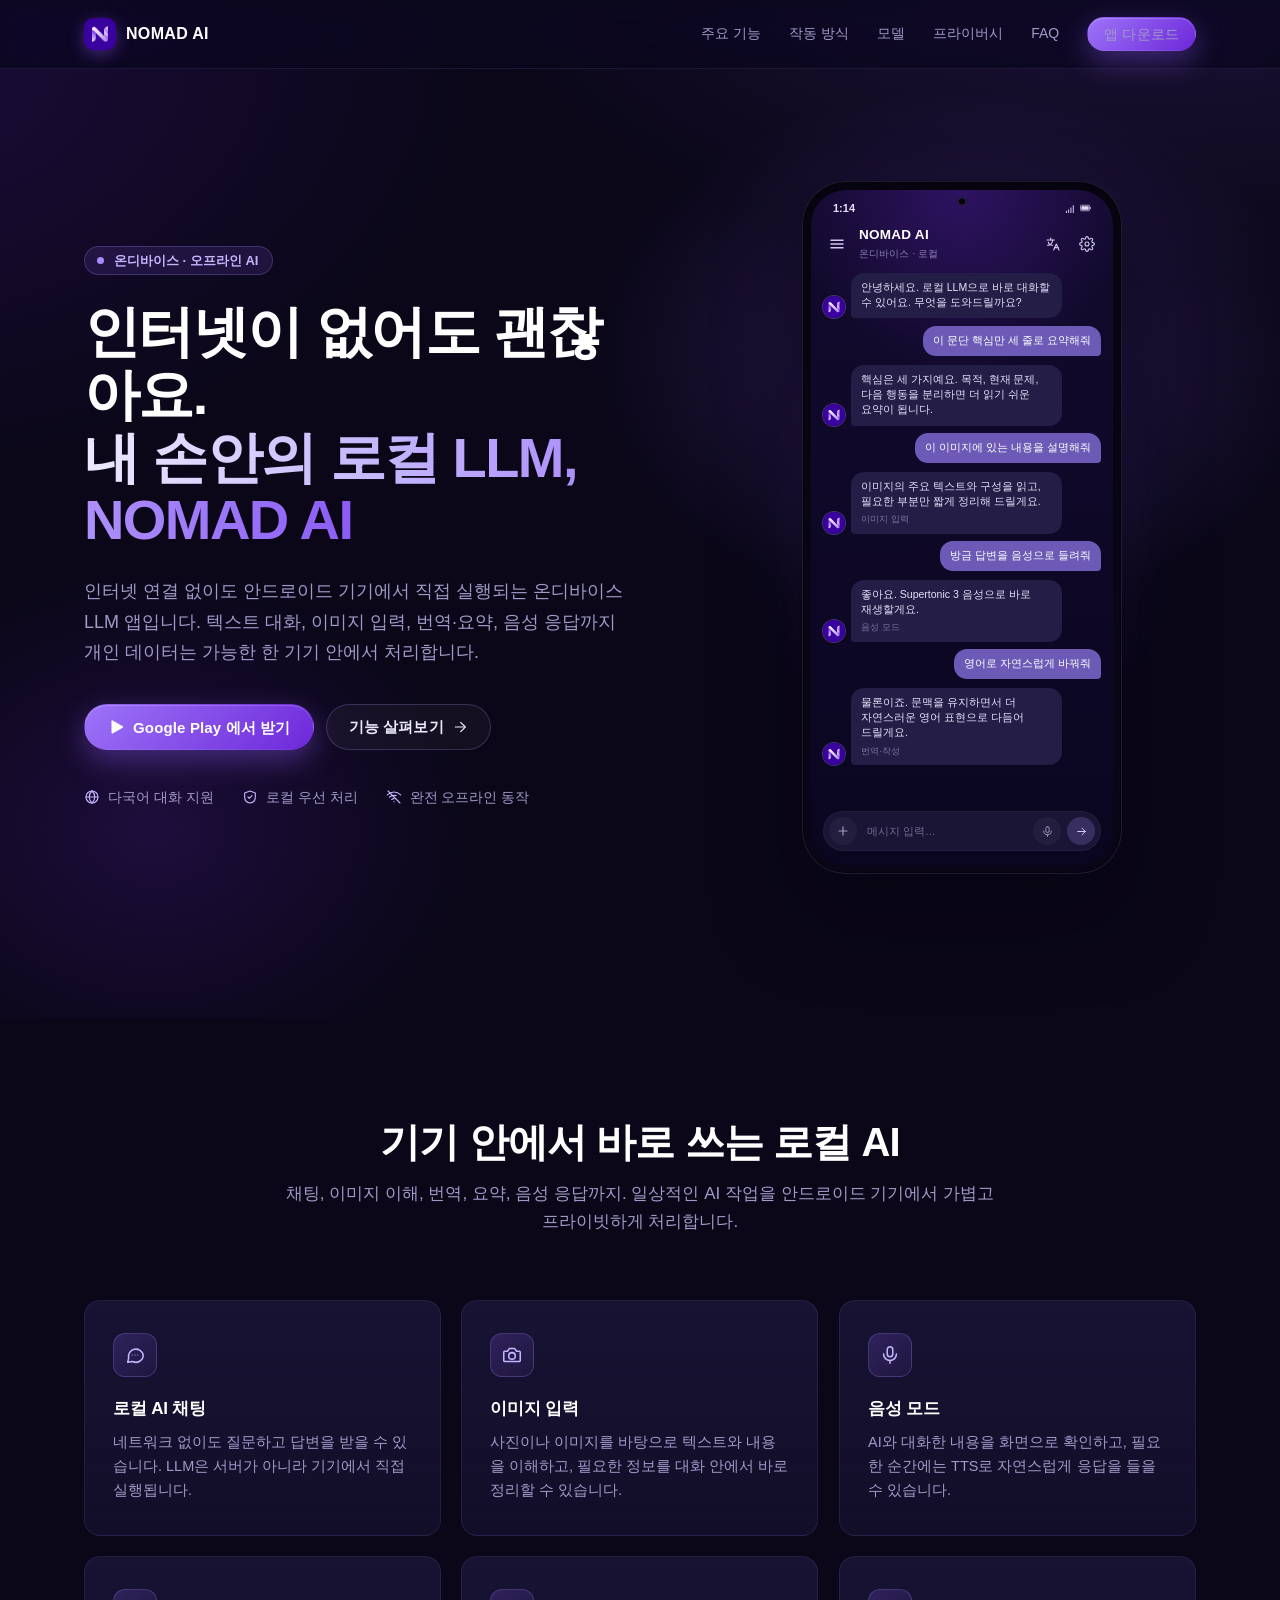
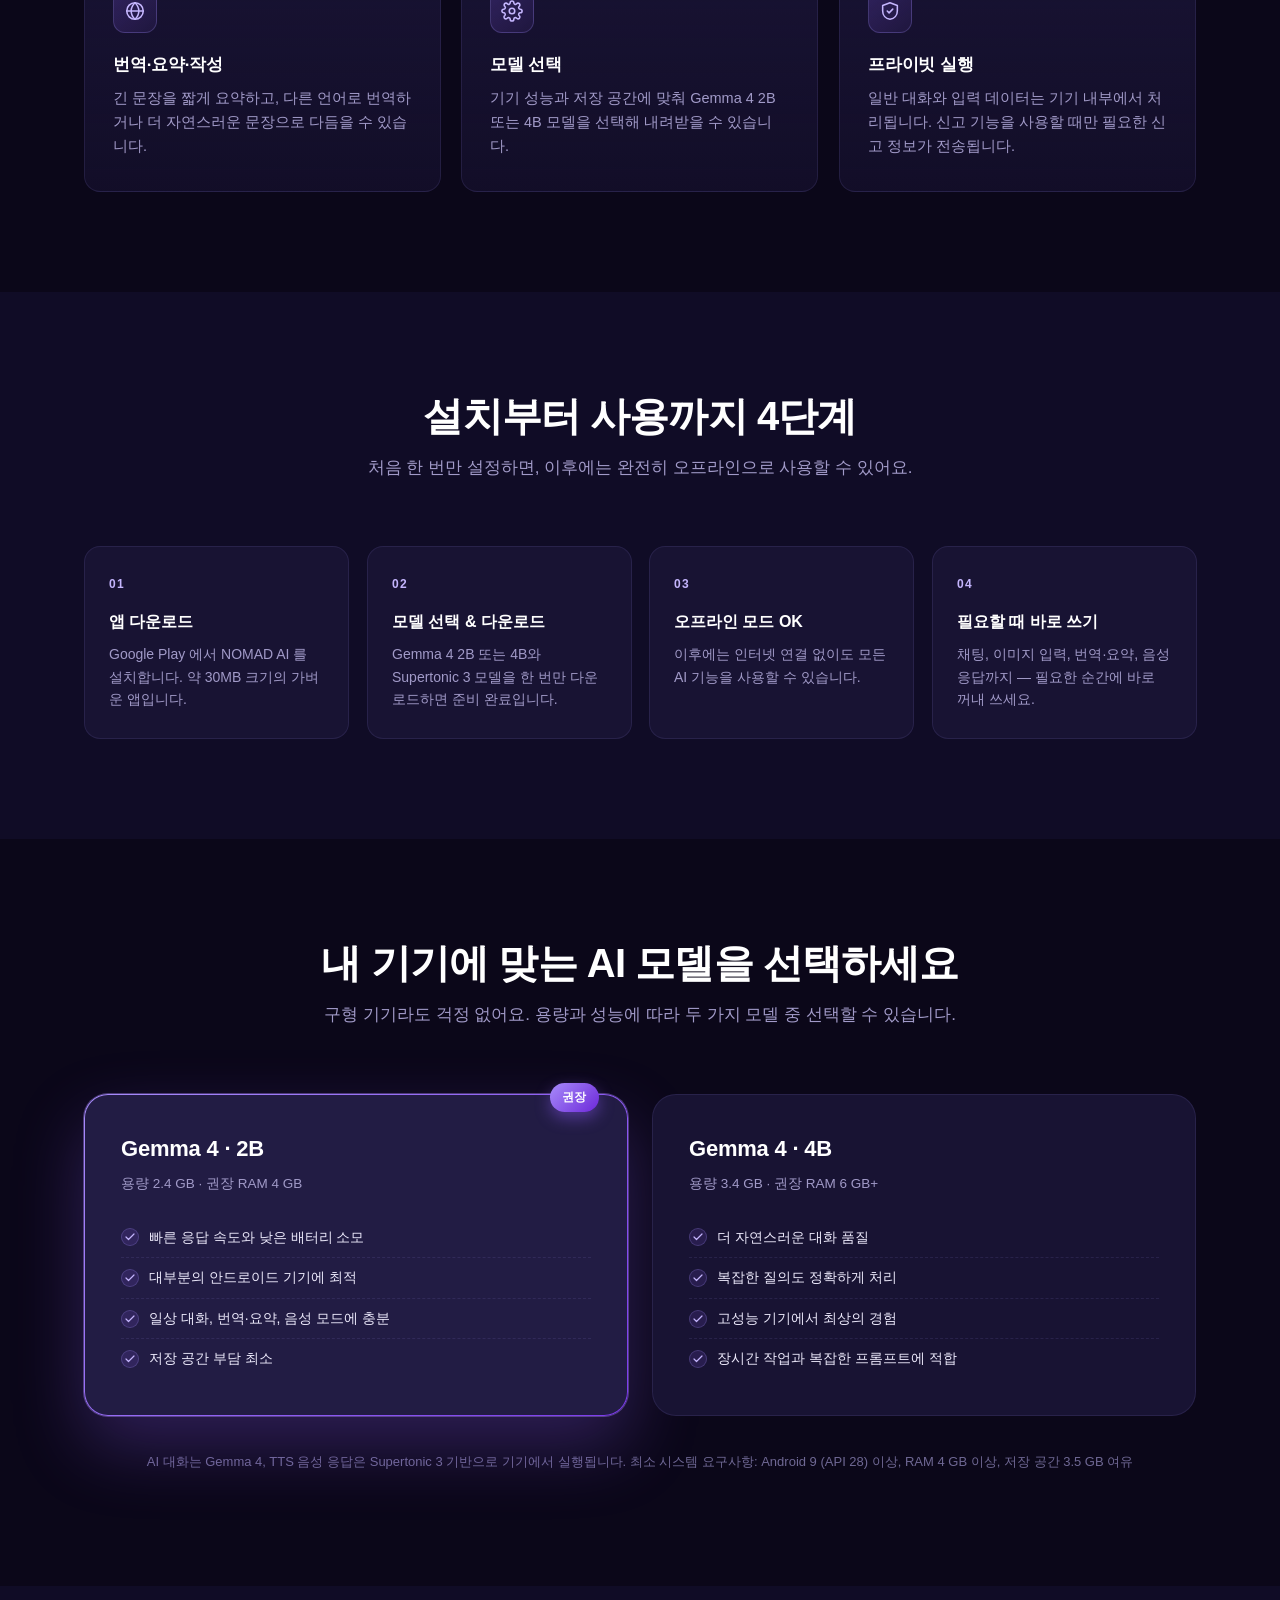
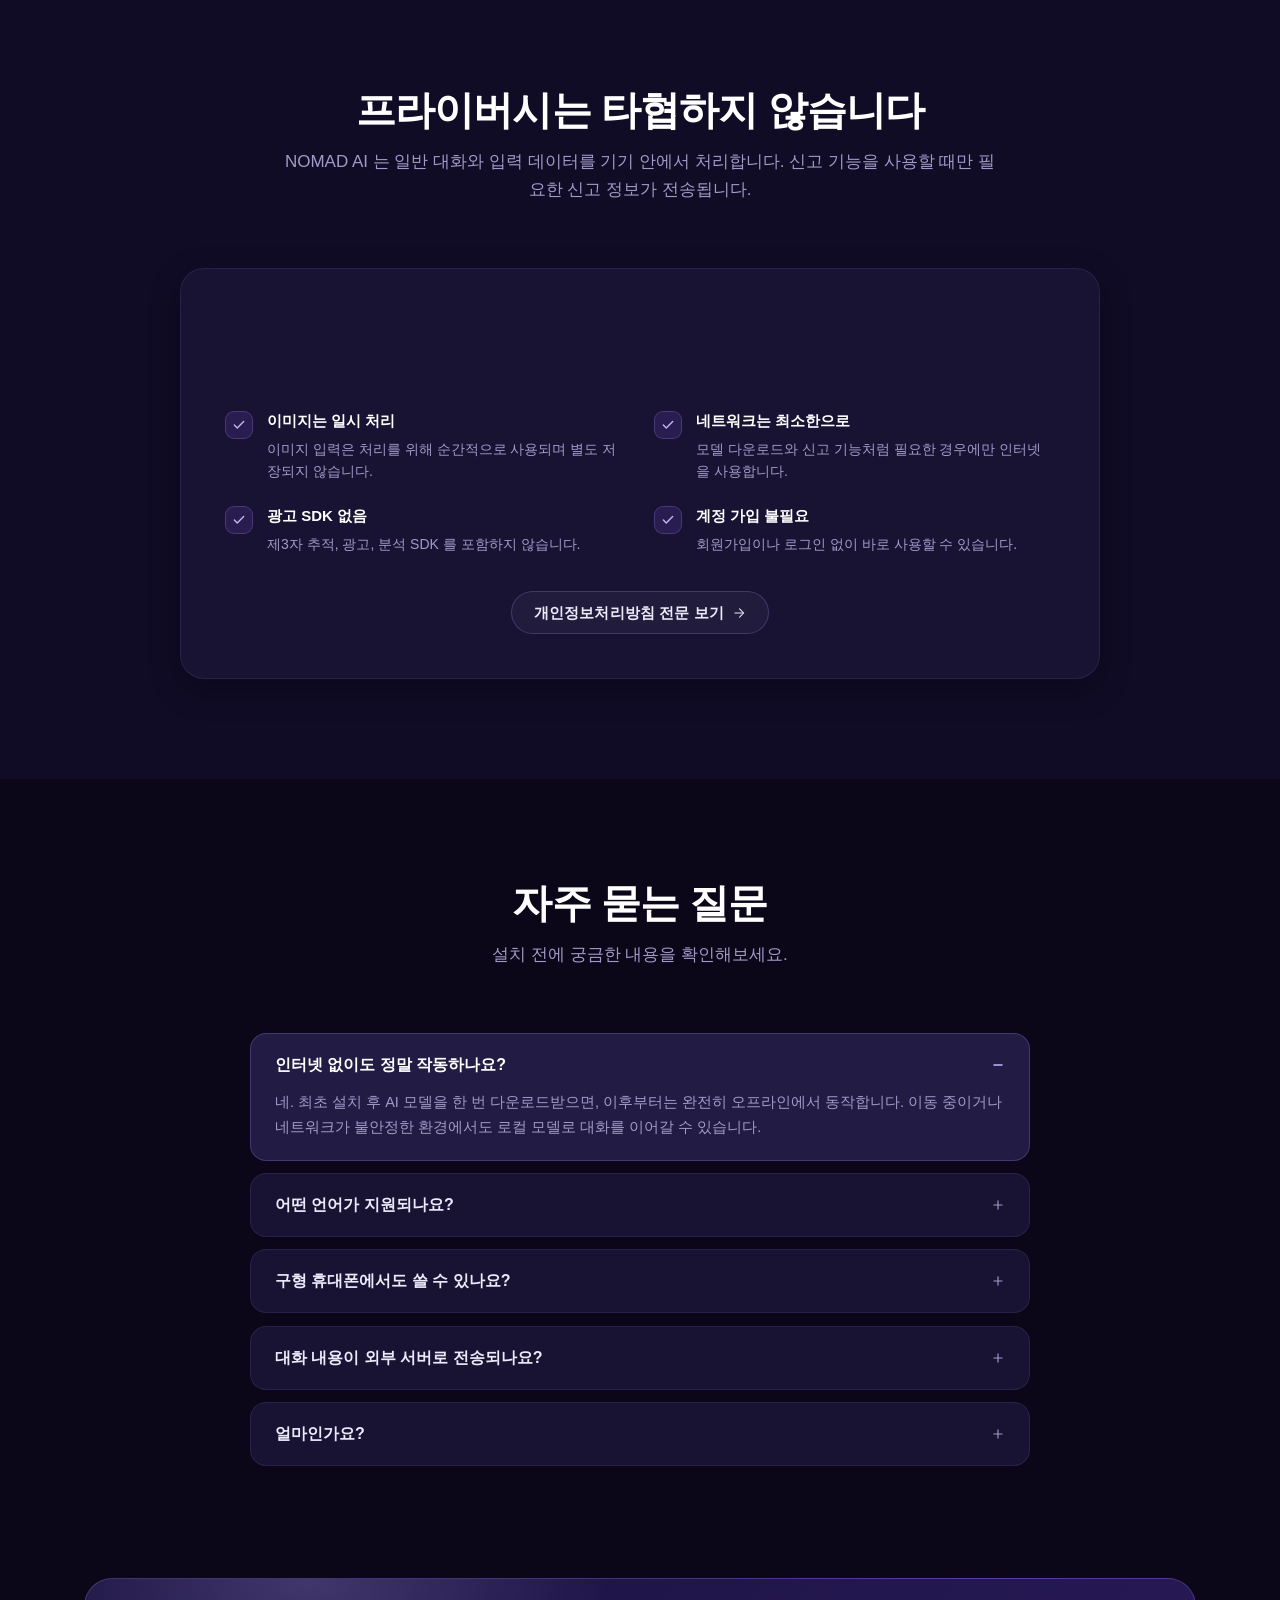
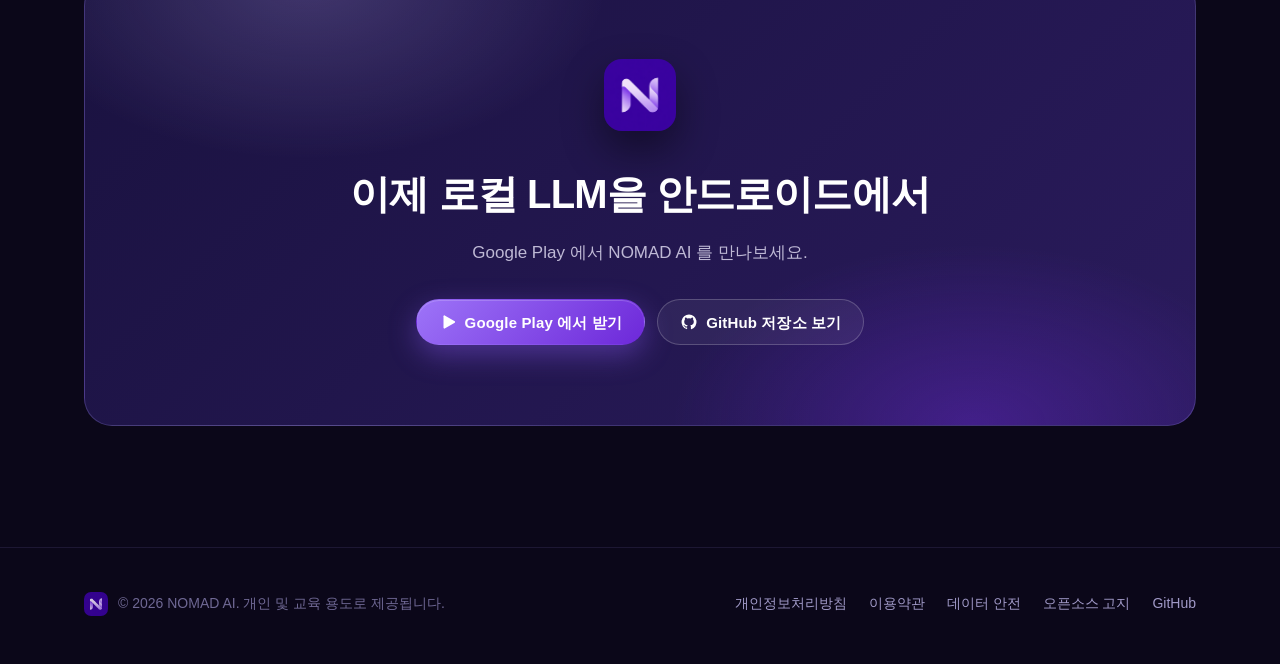
<file: index.html>
<!doctype html>
<html lang="ko">
  <head>
    <meta charset="utf-8" />
    <meta name="viewport" content="width=device-width, initial-scale=1" />
    <title>NOMAD AI — 안드로이드 로컬 LLM</title>
    <meta
      name="description"
      content="인터넷 없이도 작동하는 안드로이드 온디바이스 LLM 앱. 로컬 AI 대화, 이미지 이해, 번역·요약, 음성 모드를 기기에서 실행합니다."
    />
    <meta name="theme-color" content="#0d0920" />
    <meta property="og:title" content="NOMAD AI — 안드로이드 로컬 LLM" />
    <meta
      property="og:description"
      content="기기에서 바로 실행되는 프라이빗한 로컬 LLM. 대화, 이미지 입력, 번역·요약, 음성 응답까지."
    />
    <meta property="og:type" content="website" />
    <meta property="og:image" content="icon.png" />
    <link rel="icon" type="image/png" href="icon.png" />
    <link rel="apple-touch-icon" href="icon.png" />
    <link rel="stylesheet" href="style.css" />

    <svg xmlns="http://www.w3.org/2000/svg" width="0" height="0" style="position:absolute;width:0;height:0;overflow:hidden" aria-hidden="true">
      <defs>
        <symbol id="i-chat" viewBox="0 0 24 24" fill="none" stroke="currentColor" stroke-width="1.7" stroke-linecap="round" stroke-linejoin="round">
          <path d="M21 12a8 8 0 0 1-11.6 7.1L4 20l1-4.4A8 8 0 1 1 21 12Z"/>
          <circle cx="9" cy="12" r=".6" fill="currentColor" stroke="none"/>
          <circle cx="12" cy="12" r=".6" fill="currentColor" stroke="none"/>
          <circle cx="15" cy="12" r=".6" fill="currentColor" stroke="none"/>
        </symbol>
        <symbol id="i-camera" viewBox="0 0 24 24" fill="none" stroke="currentColor" stroke-width="1.7" stroke-linecap="round" stroke-linejoin="round">
          <path d="M4 8h3l1.6-2.4A1 1 0 0 1 9.4 5h5.2a1 1 0 0 1 .8.6L17 8h3a1 1 0 0 1 1 1v9a1 1 0 0 1-1 1H4a1 1 0 0 1-1-1V9a1 1 0 0 1 1-1Z"/>
          <circle cx="12" cy="13" r="3.6"/>
        </symbol>
        <symbol id="i-wallet" viewBox="0 0 24 24" fill="none" stroke="currentColor" stroke-width="1.7" stroke-linecap="round" stroke-linejoin="round">
          <path d="M3 8a2 2 0 0 1 2-2h12a2 2 0 0 1 2 2v1"/>
          <path d="M21 10v8a2 2 0 0 1-2 2H5a2 2 0 0 1-2-2V8"/>
          <circle cx="17" cy="14" r="1.2" fill="currentColor" stroke="none"/>
        </symbol>
        <symbol id="i-globe" viewBox="0 0 24 24" fill="none" stroke="currentColor" stroke-width="1.7" stroke-linecap="round" stroke-linejoin="round">
          <circle cx="12" cy="12" r="9"/>
          <path d="M3 12h18"/>
          <path d="M12 3c2.8 2.7 4.2 5.8 4.2 9S14.8 18.3 12 21"/>
          <path d="M12 3C9.2 5.7 7.8 8.8 7.8 12s1.4 6.3 4.2 9"/>
        </symbol>
        <symbol id="i-people" viewBox="0 0 24 24" fill="none" stroke="currentColor" stroke-width="1.7" stroke-linecap="round" stroke-linejoin="round">
          <circle cx="9" cy="8.5" r="3.2"/>
          <circle cx="17" cy="9.5" r="2.4"/>
          <path d="M2.8 19c.4-2.7 3-4.8 6.2-4.8s5.8 2.1 6.2 4.8"/>
          <path d="M15.5 18.2c.5-1.7 2.2-2.9 4-2.9 1.9 0 3.3 1.2 3.7 2.9"/>
        </symbol>
        <symbol id="i-exchange" viewBox="0 0 24 24" fill="none" stroke="currentColor" stroke-width="1.7" stroke-linecap="round" stroke-linejoin="round">
          <path d="M4 8h13"/>
          <path d="m14 5 3 3-3 3"/>
          <path d="M20 16H7"/>
          <path d="m10 13-3 3 3 3"/>
        </symbol>
        <symbol id="i-shield" viewBox="0 0 24 24" fill="none" stroke="currentColor" stroke-width="1.7" stroke-linecap="round" stroke-linejoin="round">
          <path d="M12 3 4 6v6c0 4.8 3.2 8.4 8 9 4.8-.6 8-4.2 8-9V6l-8-3Z"/>
          <path d="m9 12 2 2 4-4"/>
        </symbol>
        <symbol id="i-signal-off" viewBox="0 0 24 24" fill="none" stroke="currentColor" stroke-width="1.7" stroke-linecap="round" stroke-linejoin="round">
          <path d="M2 8.8C5 6 8.4 4.5 12 4.5c3.6 0 7 1.5 10 4.3"/>
          <path d="M5 12.3c2-1.8 4.4-2.8 7-2.8 1.1 0 2.2.2 3.2.5"/>
          <path d="M8.5 15.7c1-.8 2.2-1.2 3.5-1.2"/>
          <circle cx="12" cy="19" r=".9" fill="currentColor" stroke="none"/>
          <path d="m3 3 18 18"/>
        </symbol>
        <symbol id="i-check" viewBox="0 0 24 24" fill="none" stroke="currentColor" stroke-width="2.4" stroke-linecap="round" stroke-linejoin="round">
          <path d="m4 12 5 5L20 6"/>
        </symbol>
        <symbol id="i-menu" viewBox="0 0 24 24" fill="none" stroke="currentColor" stroke-width="2" stroke-linecap="round">
          <path d="M4 7h16M4 12h16M4 17h16"/>
        </symbol>
        <symbol id="i-translate" viewBox="0 0 24 24" fill="none" stroke="currentColor" stroke-width="1.7" stroke-linecap="round" stroke-linejoin="round">
          <path d="M3 6h11"/>
          <path d="M8.5 3v3"/>
          <path d="M11.5 6c0 5-3.8 8-7.5 8"/>
          <path d="M5 9c0 2.8 3.2 4.5 6 5"/>
          <path d="m13 21 4-9 4 9"/>
          <path d="M14.5 17.5h5"/>
        </symbol>
        <symbol id="i-settings" viewBox="0 0 24 24" fill="none" stroke="currentColor" stroke-width="1.7" stroke-linecap="round" stroke-linejoin="round">
          <circle cx="12" cy="12" r="3"/>
          <path d="M19.4 15a1.7 1.7 0 0 0 .3 1.9l.1.1a2 2 0 1 1-2.8 2.8l-.1-.1a1.7 1.7 0 0 0-1.9-.3 1.7 1.7 0 0 0-1 1.5V21a2 2 0 1 1-4 0v-.1a1.7 1.7 0 0 0-1.1-1.5 1.7 1.7 0 0 0-1.9.3l-.1.1a2 2 0 1 1-2.8-2.8l.1-.1a1.7 1.7 0 0 0 .3-1.9 1.7 1.7 0 0 0-1.5-1H3a2 2 0 1 1 0-4h.1A1.7 1.7 0 0 0 4.6 9a1.7 1.7 0 0 0-.3-1.9l-.1-.1a2 2 0 1 1 2.8-2.8l.1.1a1.7 1.7 0 0 0 1.9.3H9a1.7 1.7 0 0 0 1-1.5V3a2 2 0 1 1 4 0v.1a1.7 1.7 0 0 0 1 1.5 1.7 1.7 0 0 0 1.9-.3l.1-.1a2 2 0 1 1 2.8 2.8l-.1.1a1.7 1.7 0 0 0-.3 1.9V9a1.7 1.7 0 0 0 1.5 1H21a2 2 0 1 1 0 4h-.1a1.7 1.7 0 0 0-1.5 1Z"/>
        </symbol>
        <symbol id="i-mic" viewBox="0 0 24 24" fill="none" stroke="currentColor" stroke-width="1.7" stroke-linecap="round" stroke-linejoin="round">
          <rect x="9" y="3" width="6" height="11" rx="3"/>
          <path d="M5 11a7 7 0 0 0 14 0"/>
          <path d="M12 18v3"/>
        </symbol>
        <symbol id="i-send" viewBox="0 0 24 24" fill="none" stroke="currentColor" stroke-width="1.8" stroke-linecap="round" stroke-linejoin="round">
          <path d="M5 12h14"/>
          <path d="m13 6 6 6-6 6"/>
        </symbol>
        <symbol id="i-plus" viewBox="0 0 24 24" fill="none" stroke="currentColor" stroke-width="2" stroke-linecap="round">
          <path d="M12 5v14M5 12h14"/>
        </symbol>
        <symbol id="i-download" viewBox="0 0 24 24" fill="none" stroke="currentColor" stroke-width="1.7" stroke-linecap="round" stroke-linejoin="round">
          <path d="M12 3v13"/>
          <path d="m7 11 5 5 5-5"/>
          <path d="M4 21h16"/>
        </symbol>
        <symbol id="i-close" viewBox="0 0 24 24" fill="none" stroke="currentColor" stroke-width="1.8" stroke-linecap="round">
          <path d="m6 6 12 12M18 6 6 18"/>
        </symbol>
        <symbol id="i-play" viewBox="0 0 24 24" fill="currentColor">
          <path d="M6 4.2v15.6c0 .8.9 1.3 1.6.9l13.4-7.8c.6-.4.6-1.4 0-1.8L7.6 3.3c-.7-.4-1.6.1-1.6.9Z"/>
        </symbol>
        <symbol id="i-github" viewBox="0 0 24 24" fill="currentColor">
          <path d="M12 2a10 10 0 0 0-3.16 19.49c.5.09.68-.22.68-.48v-1.7c-2.78.6-3.37-1.34-3.37-1.34-.45-1.15-1.1-1.46-1.1-1.46-.9-.62.07-.6.07-.6 1 .07 1.53 1.03 1.53 1.03.89 1.53 2.34 1.09 2.91.83.09-.65.35-1.09.63-1.34-2.22-.25-4.55-1.11-4.55-4.94 0-1.09.39-1.98 1.03-2.68-.1-.25-.45-1.27.1-2.64 0 0 .84-.27 2.75 1.02a9.56 9.56 0 0 1 5 0c1.9-1.29 2.75-1.02 2.75-1.02.55 1.37.2 2.39.1 2.64.64.7 1.03 1.59 1.03 2.68 0 3.84-2.34 4.69-4.57 4.94.36.31.68.92.68 1.85v2.74c0 .27.18.58.69.48A10 10 0 0 0 12 2Z"/>
        </symbol>
        <symbol id="i-arrow-right" viewBox="0 0 24 24" fill="none" stroke="currentColor" stroke-width="1.8" stroke-linecap="round" stroke-linejoin="round">
          <path d="M5 12h14"/>
          <path d="m13 5 7 7-7 7"/>
        </symbol>
      </defs>
    </svg>
  </head>
  <body>
    <header class="site-header">
      <div class="container">
        <a class="brand" href="#top">
          <img class="brand-mark" src="icon.png" alt="NOMAD AI" width="32" height="32" />
          NOMAD AI
        </a>
        <nav class="nav">
          <a href="#features">주요 기능</a>
          <a href="#how">작동 방식</a>
          <a href="#models">모델</a>
          <a href="#privacy">프라이버시</a>
          <a href="#faq">FAQ</a>
          <a class="btn btn-primary btn-sm" href="https://play.google.com/store/apps/details?id=com.hshim.nomad" target="_blank" rel="noopener">앱 다운로드</a>
        </nav>
      </div>
    </header>

    <main id="top">
      <!-- Hero -->
      <section class="hero">
        <div class="container">
          <div class="hero-copy">
            <span class="eyebrow">
              <span class="dot"></span>
              온디바이스 · 오프라인 AI
            </span>
            <h1>
              인터넷이 없어도 괜찮아요.<br />
              <span class="accent">내 손안의 로컬 LLM, NOMAD AI</span>
            </h1>
            <p class="lead">
              인터넷 연결 없이도 안드로이드 기기에서 직접 실행되는 온디바이스
              LLM 앱입니다. 텍스트 대화, 이미지 입력, 번역·요약, 음성 응답까지
              개인 데이터는 가능한 한 기기 안에서 처리합니다.
            </p>
            <div class="hero-actions">
              <a class="btn btn-primary" href="https://play.google.com/store/apps/details?id=com.hshim.nomad" target="_blank" rel="noopener">
                <svg width="18" height="18" aria-hidden="true"><use href="#i-play"/></svg>
                Google Play 에서 받기
              </a>
              <a class="btn btn-secondary" href="#features">
                기능 살펴보기
                <svg width="16" height="16" aria-hidden="true"><use href="#i-arrow-right"/></svg>
              </a>
            </div>
            <ul class="hero-meta">
              <li>
                <svg width="16" height="16" aria-hidden="true"><use href="#i-globe"/></svg>
                다국어 대화 지원
              </li>
              <li>
                <svg width="16" height="16" aria-hidden="true"><use href="#i-shield"/></svg>
                로컬 우선 처리
              </li>
              <li>
                <svg width="16" height="16" aria-hidden="true"><use href="#i-signal-off"/></svg>
                완전 오프라인 동작
              </li>
            </ul>
          </div>

          <div class="phone-wrap" aria-hidden="true">
            <div class="phone-glow"></div>
            <div class="phone">
              <span class="phone-camera"></span>
              <div class="phone-screen">
                <div class="status-bar">
                  <span>1:14</span>
                  <span class="status-right">
                    <svg width="11" height="11" viewBox="0 0 24 24" fill="currentColor"><path d="M2 17h2v5H2zM7 14h2v8H7zM12 10h2v12h-2zM17 5h2v17h-2z"/></svg>
                    <svg width="11" height="8" viewBox="0 0 24 16" fill="currentColor"><rect x="1" y="2" width="20" height="12" rx="2" fill="none" stroke="currentColor" stroke-width="1.5"/><rect x="22" y="6" width="1.5" height="4" fill="currentColor"/><rect x="3" y="4" width="16" height="8" rx="1"/></svg>
                  </span>
                </div>

                <div class="app-bar">
                  <button class="app-ic-btn" type="button">
                    <svg width="18" height="18" aria-hidden="true"><use href="#i-menu"/></svg>
                  </button>
                  <div class="app-title">
                    <strong>NOMAD AI</strong>
                    <span>온디바이스 · 로컬</span>
                  </div>
                  <button class="app-ic-btn" type="button">
                    <svg width="16" height="16" aria-hidden="true"><use href="#i-translate"/></svg>
                  </button>
                  <button class="app-ic-btn" type="button">
                    <svg width="16" height="16" aria-hidden="true"><use href="#i-settings"/></svg>
                  </button>
                </div>

                <div class="chat">
                  <div class="chat-row bot">
                    <img class="avatar" src="icon.png" alt="" width="22" height="22" />
                    <div class="chat-bubble bot">
                      안녕하세요. 로컬 LLM으로 바로 대화할 수 있어요. 무엇을 도와드릴까요?
                    </div>
                  </div>

                  <div class="chat-row user">
                    <div class="chat-bubble user">이 문단 핵심만 세 줄로 요약해줘</div>
                  </div>

                  <div class="chat-row bot">
                    <img class="avatar" src="icon.png" alt="" width="22" height="22" />
                    <div class="chat-bubble bot">
                      핵심은 세 가지예요. 목적, 현재 문제, 다음 행동을 분리하면
                      더 읽기 쉬운 요약이 됩니다.
                    </div>
                  </div>

                  <div class="chat-row user">
                    <div class="chat-bubble user">이 이미지에 있는 내용을 설명해줘</div>
                  </div>

                  <div class="chat-row bot">
                    <img class="avatar" src="icon.png" alt="" width="22" height="22" />
                    <div class="chat-bubble bot">
                      이미지의 주요 텍스트와 구성을 읽고, 필요한 부분만 짧게
                      정리해 드릴게요.
                      <span class="chat-tag">이미지 입력</span>
                    </div>
                  </div>

                  <div class="chat-row user">
                    <div class="chat-bubble user">방금 답변을 음성으로 들려줘</div>
                  </div>

                  <div class="chat-row bot">
                    <img class="avatar" src="icon.png" alt="" width="22" height="22" />
                    <div class="chat-bubble bot">
                      좋아요. Supertonic 3 음성으로 바로 재생할게요.
                      <span class="chat-tag">음성 모드</span>
                    </div>
                  </div>

                  <div class="chat-row user">
                    <div class="chat-bubble user">영어로 자연스럽게 바꿔줘</div>
                  </div>

                  <div class="chat-row bot">
                    <img class="avatar" src="icon.png" alt="" width="22" height="22" />
                    <div class="chat-bubble bot">
                      물론이죠. 문맥을 유지하면서 더 자연스러운 영어 표현으로
                      다듬어 드릴게요.
                      <span class="chat-tag">번역·작성</span>
                    </div>
                  </div>
                </div>

                <div class="input-bar">
                  <button class="input-btn ghost" type="button">
                    <svg width="14" height="14" aria-hidden="true"><use href="#i-plus"/></svg>
                  </button>
                  <span class="input-placeholder">메시지 입력…</span>
                  <button class="input-btn ghost" type="button">
                    <svg width="13" height="13" aria-hidden="true"><use href="#i-mic"/></svg>
                  </button>
                  <button class="input-btn send" type="button">
                    <svg width="13" height="13" aria-hidden="true"><use href="#i-send"/></svg>
                  </button>
                </div>
              </div>
            </div>
          </div>
        </div>
      </section>

      <!-- Features -->
      <section id="features">
        <div class="container">
          <div class="section-head reveal">
            <h2>기기 안에서 바로 쓰는 로컬 AI</h2>
            <p>
              채팅, 이미지 이해, 번역, 요약, 음성 응답까지. 일상적인 AI 작업을
              안드로이드 기기에서 가볍고 프라이빗하게 처리합니다.
            </p>
          </div>

          <div class="features">
            <article class="feature reveal">
              <div class="feature-icon">
                <svg width="22" height="22" aria-hidden="true"><use href="#i-chat"/></svg>
              </div>
              <h3>로컬 AI 채팅</h3>
              <p>
                네트워크 없이도 질문하고 답변을 받을 수 있습니다. LLM은 서버가
                아니라 기기에서 직접 실행됩니다.
              </p>
            </article>

            <article class="feature reveal">
              <div class="feature-icon">
                <svg width="22" height="22" aria-hidden="true"><use href="#i-camera"/></svg>
              </div>
              <h3>이미지 입력</h3>
              <p>
                사진이나 이미지를 바탕으로 텍스트와 내용을 이해하고, 필요한
                정보를 대화 안에서 바로 정리할 수 있습니다.
              </p>
            </article>

            <article class="feature reveal">
              <div class="feature-icon">
                <svg width="22" height="22" aria-hidden="true"><use href="#i-mic"/></svg>
              </div>
              <h3>음성 모드</h3>
              <p>
                AI와 대화한 내용을 화면으로 확인하고, 필요한 순간에는 TTS로
                자연스럽게 응답을 들을 수 있습니다.
              </p>
            </article>

            <article class="feature reveal">
              <div class="feature-icon">
                <svg width="22" height="22" aria-hidden="true"><use href="#i-globe"/></svg>
              </div>
              <h3>번역·요약·작성</h3>
              <p>
                긴 문장을 짧게 요약하고, 다른 언어로 번역하거나 더 자연스러운
                문장으로 다듬을 수 있습니다.
              </p>
            </article>

            <article class="feature reveal">
              <div class="feature-icon">
                <svg width="22" height="22" aria-hidden="true"><use href="#i-settings"/></svg>
              </div>
              <h3>모델 선택</h3>
              <p>
                기기 성능과 저장 공간에 맞춰 Gemma 4 2B 또는 4B 모델을 선택해
                내려받을 수 있습니다.
              </p>
            </article>

            <article class="feature reveal">
              <div class="feature-icon">
                <svg width="22" height="22" aria-hidden="true"><use href="#i-shield"/></svg>
              </div>
              <h3>프라이빗 실행</h3>
              <p>
                일반 대화와 입력 데이터는 기기 내부에서 처리됩니다. 신고 기능을
                사용할 때만 필요한 신고 정보가 전송됩니다.
              </p>
            </article>
          </div>
        </div>
      </section>

      <!-- How it works -->
      <section id="how" class="alt">
        <div class="container">
          <div class="section-head reveal">
            <h2>설치부터 사용까지 4단계</h2>
            <p>처음 한 번만 설정하면, 이후에는 완전히 오프라인으로 사용할 수 있어요.</p>
          </div>

          <ol class="steps">
            <li class="step reveal">
              <h3>앱 다운로드</h3>
              <p>Google Play 에서 NOMAD AI 를 설치합니다. 약 30MB 크기의 가벼운 앱입니다.</p>
            </li>
            <li class="step reveal">
              <h3>모델 선택 & 다운로드</h3>
              <p>Gemma 4 2B 또는 4B와 Supertonic 3 모델을 한 번만 다운로드하면 준비 완료입니다.</p>
            </li>
            <li class="step reveal">
              <h3>오프라인 모드 OK</h3>
              <p>이후에는 인터넷 연결 없이도 모든 AI 기능을 사용할 수 있습니다.</p>
            </li>
            <li class="step reveal">
              <h3>필요할 때 바로 쓰기</h3>
              <p>채팅, 이미지 입력, 번역·요약, 음성 응답까지 — 필요한 순간에 바로 꺼내 쓰세요.</p>
            </li>
          </ol>
        </div>
      </section>

      <!-- Models -->
      <section id="models">
        <div class="container">
          <div class="section-head reveal">
            <h2>내 기기에 맞는 AI 모델을 선택하세요</h2>
            <p>
              구형 기기라도 걱정 없어요. 용량과 성능에 따라 두 가지 모델 중
              선택할 수 있습니다.
            </p>
          </div>

          <div class="models">
            <article class="model featured reveal">
              <span class="badge">권장</span>
              <h3>Gemma 4 · 2B</h3>
              <div class="size">용량 2.4 GB · 권장 RAM 4 GB</div>
              <ul class="model-list">
                <li>
                  <span class="tick"><svg width="12" height="12" aria-hidden="true"><use href="#i-check"/></svg></span>
                  빠른 응답 속도와 낮은 배터리 소모
                </li>
                <li>
                  <span class="tick"><svg width="12" height="12" aria-hidden="true"><use href="#i-check"/></svg></span>
                  대부분의 안드로이드 기기에 최적
                </li>
                <li>
                  <span class="tick"><svg width="12" height="12" aria-hidden="true"><use href="#i-check"/></svg></span>
                  일상 대화, 번역·요약, 음성 모드에 충분
                </li>
                <li>
                  <span class="tick"><svg width="12" height="12" aria-hidden="true"><use href="#i-check"/></svg></span>
                  저장 공간 부담 최소
                </li>
              </ul>
            </article>

            <article class="model reveal">
              <h3>Gemma 4 · 4B</h3>
              <div class="size">용량 3.4 GB · 권장 RAM 6 GB+</div>
              <ul class="model-list">
                <li>
                  <span class="tick"><svg width="12" height="12" aria-hidden="true"><use href="#i-check"/></svg></span>
                  더 자연스러운 대화 품질
                </li>
                <li>
                  <span class="tick"><svg width="12" height="12" aria-hidden="true"><use href="#i-check"/></svg></span>
                  복잡한 질의도 정확하게 처리
                </li>
                <li>
                  <span class="tick"><svg width="12" height="12" aria-hidden="true"><use href="#i-check"/></svg></span>
                  고성능 기기에서 최상의 경험
                </li>
                <li>
                  <span class="tick"><svg width="12" height="12" aria-hidden="true"><use href="#i-check"/></svg></span>
                  장시간 작업과 복잡한 프롬프트에 적합
                </li>
              </ul>
            </article>
          </div>

          <p class="models-note">
            AI 대화는 Gemma 4, TTS 음성 응답은 Supertonic 3 기반으로 기기에서 실행됩니다.
            최소 시스템 요구사항: Android 9 (API 28) 이상, RAM 4 GB 이상, 저장 공간 3.5 GB 여유
          </p>
        </div>
      </section>

      <!-- Privacy -->
      <section id="privacy" class="alt">
        <div class="container">
          <div class="section-head reveal">
            <h2>프라이버시는 타협하지 않습니다</h2>
            <p>
              NOMAD AI 는 일반 대화와 입력 데이터를 기기 안에서 처리합니다.
              신고 기능을 사용할 때만 필요한 신고 정보가 전송됩니다.
            </p>
          </div>

          <div class="privacy-card">
            <div class="privacy-grid">
              <div class="privacy-item reveal">
                <span class="privacy-ic">
                  <svg width="14" height="14" aria-hidden="true"><use href="#i-check"/></svg>
                </span>
                <div>
                  <h4>온디바이스 처리</h4>
                  <p>대화, 이미지 입력, AI 처리 결과는 기본적으로 기기 내부에서 처리됩니다.</p>
                </div>
              </div>
              <div class="privacy-item reveal">
                <span class="privacy-ic">
                  <svg width="14" height="14" aria-hidden="true"><use href="#i-check"/></svg>
                </span>
                <div>
                  <h4>채팅 기록은 로컬에만</h4>
                  <p>기기 내부 저장소에만 저장되며, 앱 삭제 시 함께 제거됩니다.</p>
                </div>
              </div>
              <div class="privacy-item reveal">
                <span class="privacy-ic">
                  <svg width="14" height="14" aria-hidden="true"><use href="#i-check"/></svg>
                </span>
                <div>
                  <h4>이미지는 일시 처리</h4>
                  <p>이미지 입력은 처리를 위해 순간적으로 사용되며 별도 저장되지 않습니다.</p>
                </div>
              </div>
              <div class="privacy-item reveal">
                <span class="privacy-ic">
                  <svg width="14" height="14" aria-hidden="true"><use href="#i-check"/></svg>
                </span>
                <div>
                  <h4>네트워크는 최소한으로</h4>
                  <p>모델 다운로드와 신고 기능처럼 필요한 경우에만 인터넷을 사용합니다.</p>
                </div>
              </div>
              <div class="privacy-item reveal">
                <span class="privacy-ic">
                  <svg width="14" height="14" aria-hidden="true"><use href="#i-check"/></svg>
                </span>
                <div>
                  <h4>광고 SDK 없음</h4>
                  <p>제3자 추적, 광고, 분석 SDK 를 포함하지 않습니다.</p>
                </div>
              </div>
              <div class="privacy-item reveal">
                <span class="privacy-ic">
                  <svg width="14" height="14" aria-hidden="true"><use href="#i-check"/></svg>
                </span>
                <div>
                  <h4>계정 가입 불필요</h4>
                  <p>회원가입이나 로그인 없이 바로 사용할 수 있습니다.</p>
                </div>
              </div>
            </div>

            <div class="privacy-cta">
              <a class="btn btn-secondary" href="privacy.html">
                개인정보처리방침 전문 보기
                <svg width="14" height="14" aria-hidden="true"><use href="#i-arrow-right"/></svg>
              </a>
            </div>
          </div>
        </div>
      </section>

      <!-- FAQ -->
      <section id="faq">
        <div class="container">
          <div class="section-head reveal">
            <h2>자주 묻는 질문</h2>
            <p>설치 전에 궁금한 내용을 확인해보세요.</p>
          </div>

          <div class="faq">
            <details open class="reveal">
              <summary>인터넷 없이도 정말 작동하나요?</summary>
              <p>
                네. 최초 설치 후 AI 모델을 한 번 다운로드받으면, 이후부터는
                완전히 오프라인에서 동작합니다. 이동 중이거나 네트워크가 불안정한
                환경에서도 로컬 모델로 대화를 이어갈 수 있습니다.
              </p>
            </details>

            <details class="reveal">
              <summary>어떤 언어가 지원되나요?</summary>
              <p>
                대화와 번역은 모델이 지원하는 여러 언어에서 사용할 수 있습니다.
                품질은 선택한 모델과 입력 문맥에 따라 달라질 수 있습니다.
              </p>
            </details>

            <details class="reveal">
              <summary>구형 휴대폰에서도 쓸 수 있나요?</summary>
              <p>
                Android 9 이상, RAM 4 GB 이상을 만족하는 기기라면 Gemma 4 2B
                모델을 사용해 원활하게 동작합니다. 최신 기기에서는 4B 모델로
                더 풍부한 대화가 가능합니다.
              </p>
            </details>

            <details class="reveal">
              <summary>대화 내용이 외부 서버로 전송되나요?</summary>
              <p>
                일반 대화와 이미지 입력은 기기 내부에서 처리되며 당사 서버나
                외부로 전송되지 않습니다. 다만 AI 답변 신고 기능을 사용하는
                경우 신고 대상 답변과 신고 사유가 전송될 수 있습니다. 자세한 내용은
                <a href="privacy.html">개인정보처리방침</a> 을 참고해주세요.
              </p>
            </details>

            <details class="reveal">
              <summary>얼마인가요?</summary>
              <p>
                앱은 무료로 제공됩니다. 앱 내 결제나 광고는 포함되어 있지
                않습니다.
              </p>
            </details>
          </div>
        </div>
      </section>

      <!-- CTA -->
      <section id="download" class="download-section">
        <div class="cta reveal">
          <img class="cta-icon" src="icon.png" alt="" width="72" height="72" />
          <h2>이제 로컬 LLM을 안드로이드에서</h2>
          <p>Google Play 에서 NOMAD AI 를 만나보세요.</p>
          <div class="cta-actions">
            <a class="btn btn-primary" href="https://play.google.com/store/apps/details?id=com.hshim.nomad" target="_blank" rel="noopener">
              <svg width="18" height="18" aria-hidden="true"><use href="#i-play"/></svg>
              Google Play 에서 받기
            </a>
            <a class="btn btn-secondary" href="https://github.com/nomad-ai-android/nomad-app" target="_blank" rel="noopener">
              <svg width="18" height="18" aria-hidden="true"><use href="#i-github"/></svg>
              GitHub 저장소 보기
            </a>
          </div>
        </div>
      </section>
    </main>

    <footer class="site-footer">
      <div class="container">
        <div class="footer-brand">
          <img src="icon.png" alt="" width="24" height="24" />
          <span>© 2026 NOMAD AI. 개인 및 교육 용도로 제공됩니다.</span>
        </div>
        <div class="footer-links">
          <a href="privacy.html">개인정보처리방침</a>
          <a href="terms.html">이용약관</a>
          <a href="data-safety.html">데이터 안전</a>
          <a href="open-source.html">오픈소스 고지</a>
          <a href="https://github.com/nomad-ai-android/nomad-app" target="_blank" rel="noopener">GitHub</a>
        </div>
      </div>
    </footer>

    <script>
      (function () {
        var reduce = window.matchMedia && window.matchMedia('(prefers-reduced-motion: reduce)').matches;
        var targets = document.querySelectorAll('.reveal');
        if (reduce || !('IntersectionObserver' in window)) {
          targets.forEach(function (el) { el.classList.add('in'); });
          return;
        }
        var io = new IntersectionObserver(function (entries) {
          entries.forEach(function (entry) {
            if (entry.isIntersecting) {
              entry.target.classList.add('in');
              io.unobserve(entry.target);
            }
          });
        }, { threshold: 0.12, rootMargin: '0px 0px -60px 0px' });

        // Stagger siblings inside the same parent for a cascading feel
        var groups = {};
        targets.forEach(function (el) {
          var parent = el.parentNode;
          var key = parent ? (parent.id || parent.className || 'root') : 'root';
          groups[key] = (groups[key] || 0);
          el.style.setProperty('--reveal-delay', (groups[key] * 80) + 'ms');
          groups[key] += 1;
          io.observe(el);
        });
      })();
    </script>
  </body>
</html>
</file>
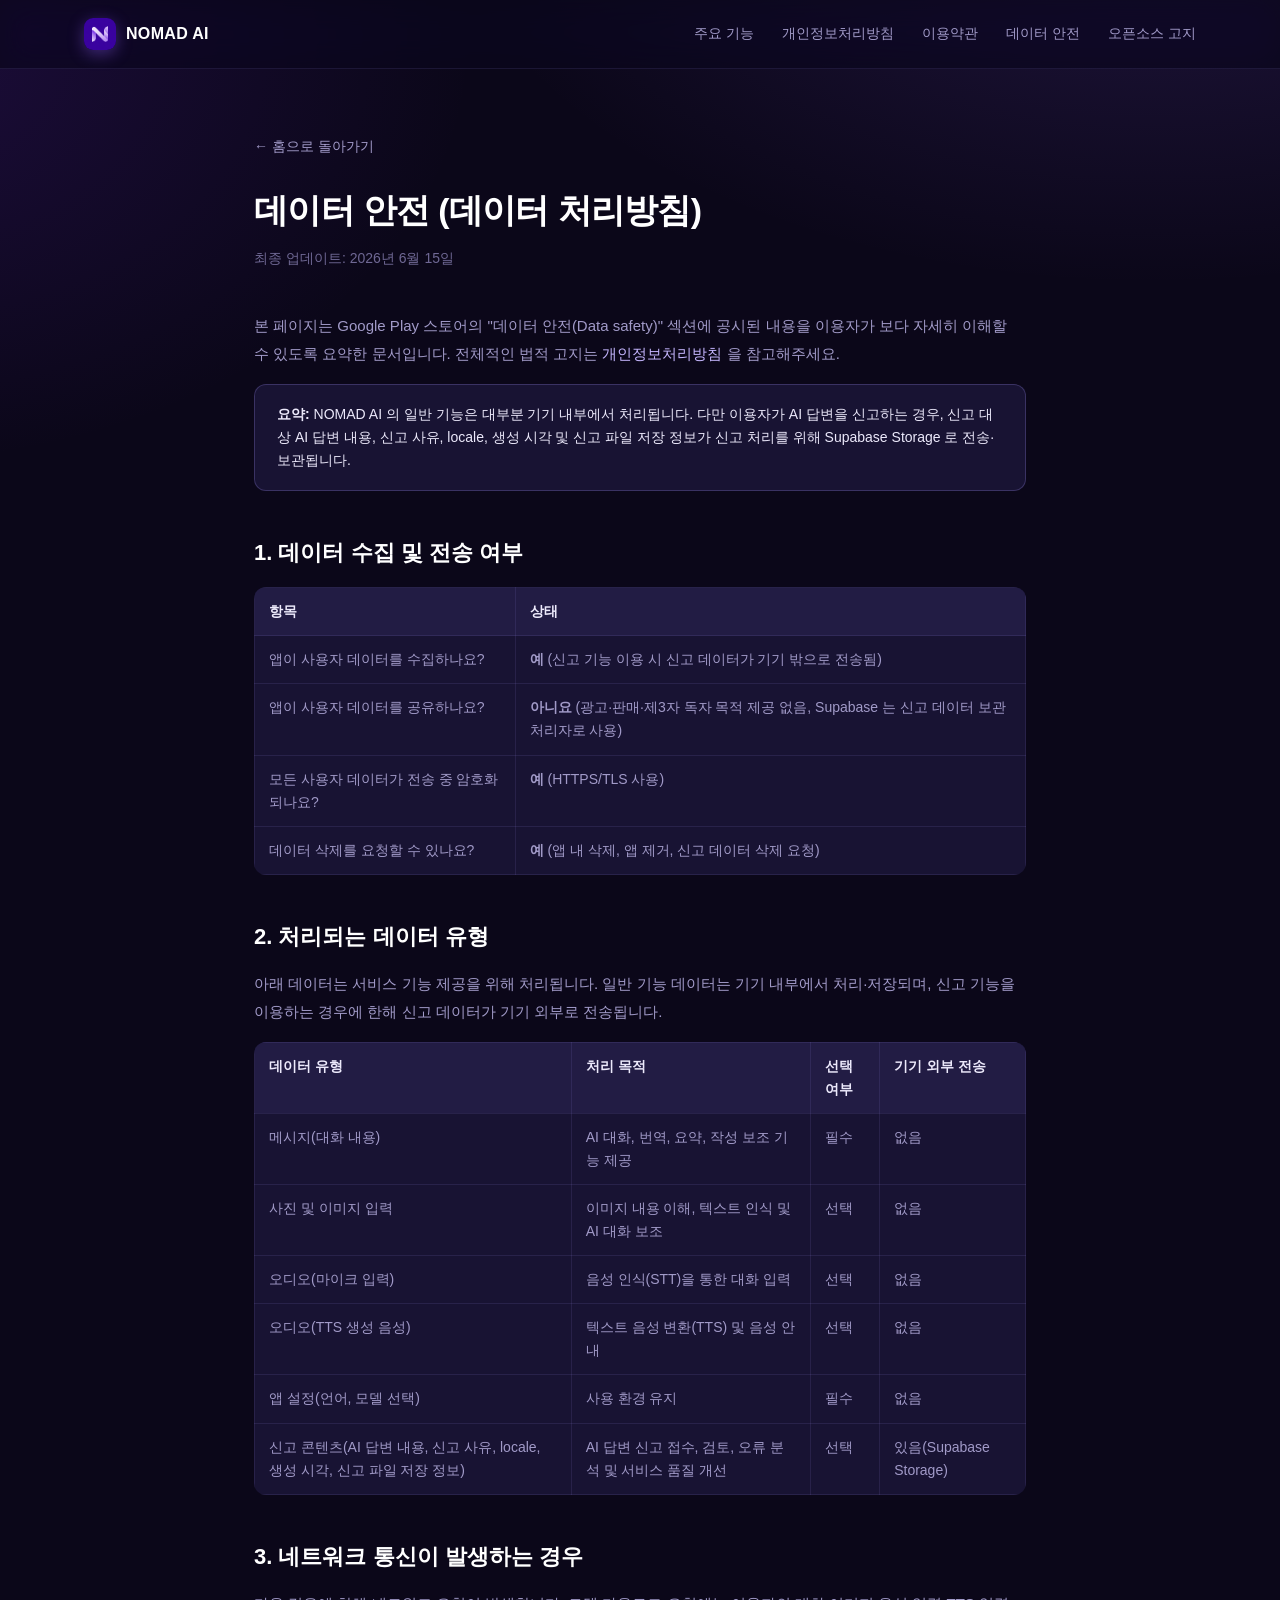
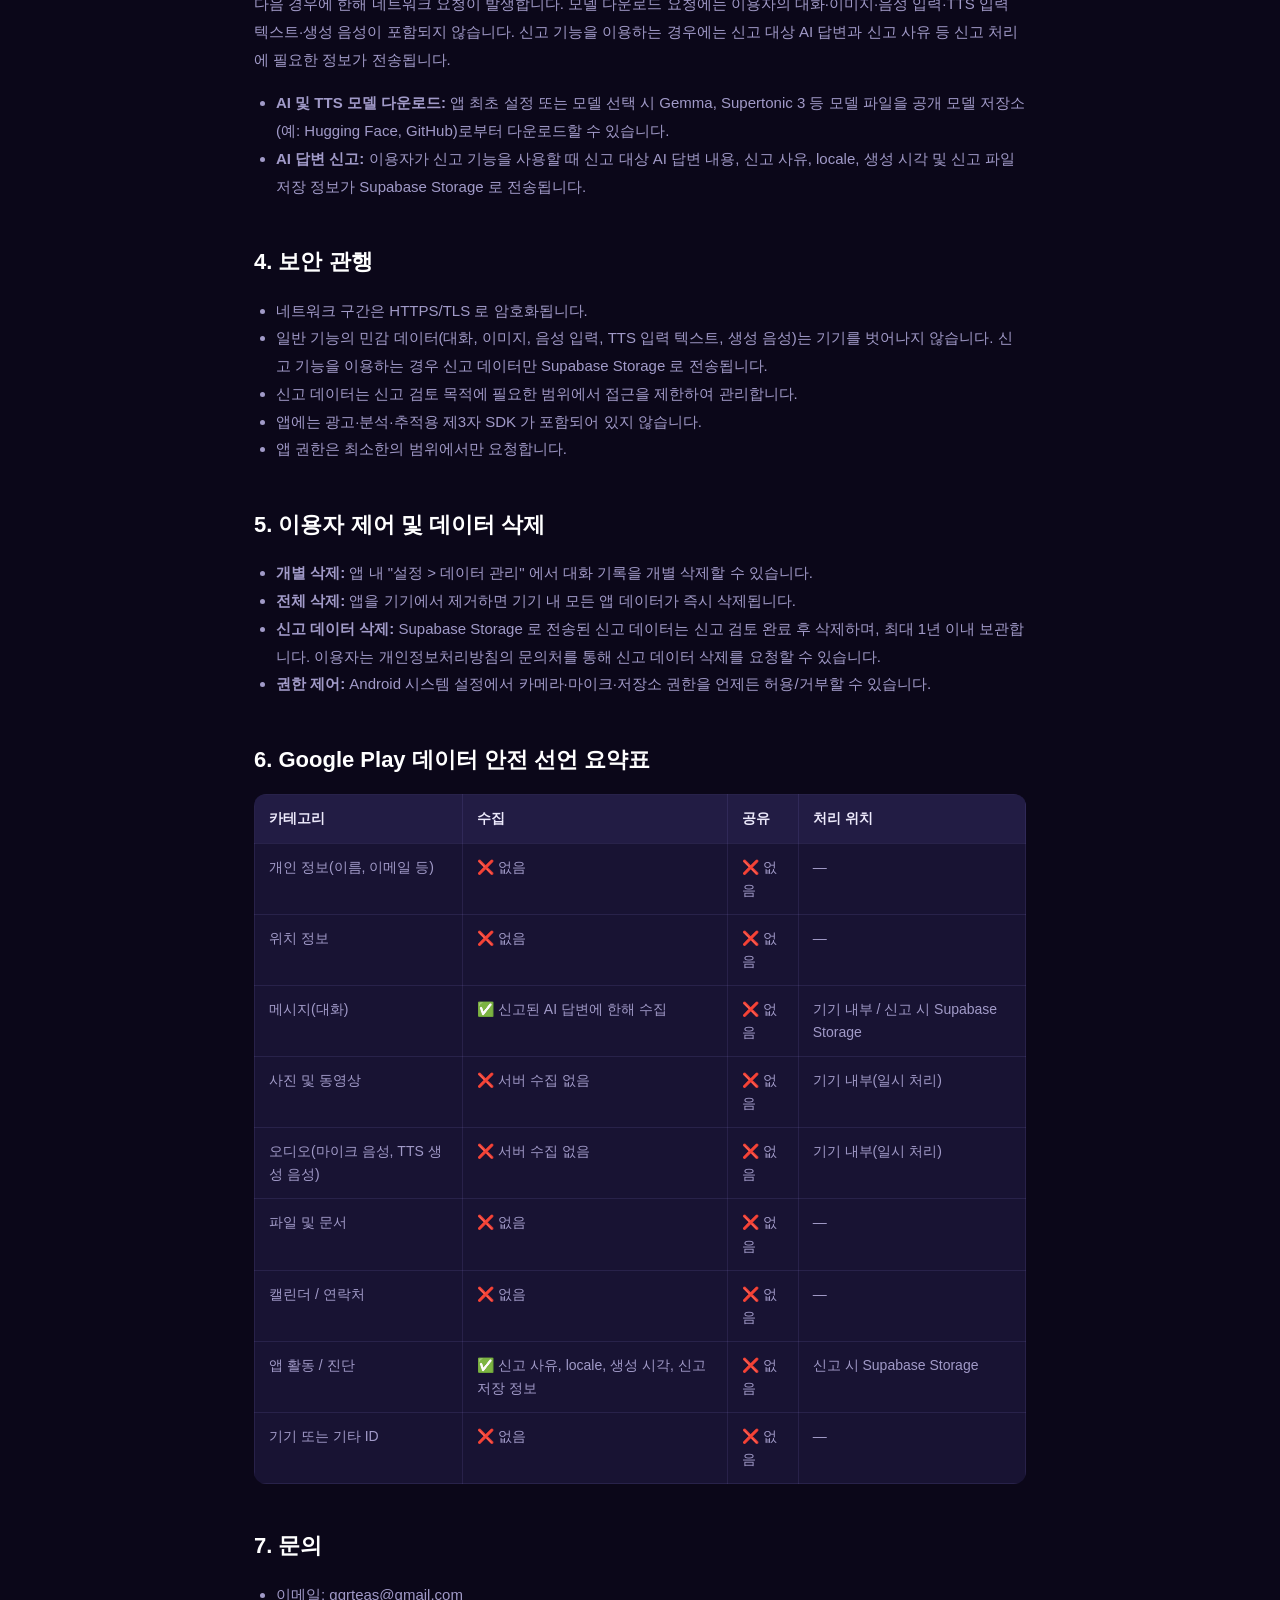
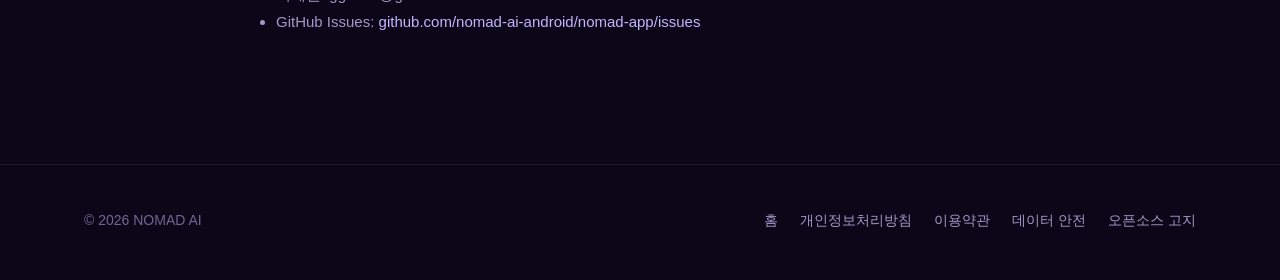
<file: data-safety.html>
<!doctype html>
<html lang="ko">
  <head>
    <meta charset="utf-8" />
    <meta name="viewport" content="width=device-width, initial-scale=1" />
    <title>데이터 안전 (데이터 처리방침) | NOMAD AI</title>
    <meta name="description" content="NOMAD AI 앱의 Google Play 데이터 안전 섹션 공시 — 수집/공유 데이터, 보안 조치 요약." />
    <meta name="theme-color" content="#0d0920" />
    <link rel="icon" type="image/png" href="icon.png" />
    <link rel="apple-touch-icon" href="icon.png" />
    <link rel="stylesheet" href="style.css" />
  </head>
  <body>
    <header class="site-header">
      <div class="container">
        <a class="brand" href="index.html">
          <img class="brand-mark" src="icon.png" alt="NOMAD AI" width="36" height="36" />
          NOMAD AI
        </a>
        <nav class="nav">
          <a href="index.html#features">주요 기능</a>
          <a href="privacy.html">개인정보처리방침</a>
          <a href="terms.html">이용약관</a>
          <a href="data-safety.html">데이터 안전</a>
          <a href="open-source.html">오픈소스 고지</a>
        </nav>
      </div>
    </header>

    <main class="legal">
      <a class="back" href="index.html">← 홈으로 돌아가기</a>
      <h1>데이터 안전 (데이터 처리방침)</h1>
      <p class="updated">최종 업데이트: 2026년 6월 15일</p>

      <p>
        본 페이지는 Google Play 스토어의 "데이터 안전(Data safety)" 섹션에
        공시된 내용을 이용자가 보다 자세히 이해할 수 있도록 요약한
        문서입니다. 전체적인 법적 고지는
        <a href="privacy.html">개인정보처리방침</a> 을 참고해주세요.
      </p>

      <div class="callout">
        <b>요약:</b> NOMAD AI 의 일반 기능은 대부분 기기 내부에서 처리됩니다.
        다만 이용자가 AI 답변을 신고하는 경우, 신고 대상 AI 답변 내용,
        신고 사유, locale, 생성 시각 및 신고 파일 저장 정보가 신고 처리를
        위해 Supabase Storage 로 전송·보관됩니다.
      </div>

      <h2>1. 데이터 수집 및 전송 여부</h2>
      <table>
        <thead>
          <tr>
            <th>항목</th>
            <th>상태</th>
          </tr>
        </thead>
        <tbody>
          <tr>
            <td>앱이 사용자 데이터를 수집하나요?</td>
            <td><b>예</b> (신고 기능 이용 시 신고 데이터가 기기 밖으로 전송됨)</td>
          </tr>
          <tr>
            <td>앱이 사용자 데이터를 공유하나요?</td>
            <td><b>아니요</b> (광고·판매·제3자 독자 목적 제공 없음, Supabase 는 신고 데이터 보관 처리자로 사용)</td>
          </tr>
          <tr>
            <td>모든 사용자 데이터가 전송 중 암호화되나요?</td>
            <td><b>예</b> (HTTPS/TLS 사용)</td>
          </tr>
          <tr>
            <td>데이터 삭제를 요청할 수 있나요?</td>
            <td><b>예</b> (앱 내 삭제, 앱 제거, 신고 데이터 삭제 요청)</td>
          </tr>
        </tbody>
      </table>

      <h2>2. 처리되는 데이터 유형</h2>
      <p>
        아래 데이터는 서비스 기능 제공을 위해 처리됩니다. 일반 기능 데이터는
        기기 내부에서 처리·저장되며, 신고 기능을 이용하는 경우에 한해 신고
        데이터가 기기 외부로 전송됩니다.
      </p>

      <table>
        <thead>
          <tr>
            <th>데이터 유형</th>
            <th>처리 목적</th>
            <th>선택 여부</th>
            <th>기기 외부 전송</th>
          </tr>
        </thead>
        <tbody>
          <tr>
            <td>메시지(대화 내용)</td>
            <td>AI 대화, 번역, 요약, 작성 보조 기능 제공</td>
            <td>필수</td>
            <td>없음</td>
          </tr>
          <tr>
            <td>사진 및 이미지 입력</td>
            <td>이미지 내용 이해, 텍스트 인식 및 AI 대화 보조</td>
            <td>선택</td>
            <td>없음</td>
          </tr>
          <tr>
            <td>오디오(마이크 입력)</td>
            <td>음성 인식(STT)을 통한 대화 입력</td>
            <td>선택</td>
            <td>없음</td>
          </tr>
          <tr>
            <td>오디오(TTS 생성 음성)</td>
            <td>텍스트 음성 변환(TTS) 및 음성 안내</td>
            <td>선택</td>
            <td>없음</td>
          </tr>
          <tr>
            <td>앱 설정(언어, 모델 선택)</td>
            <td>사용 환경 유지</td>
            <td>필수</td>
            <td>없음</td>
          </tr>
          <tr>
            <td>신고 콘텐츠(AI 답변 내용, 신고 사유, locale, 생성 시각, 신고 파일 저장 정보)</td>
            <td>AI 답변 신고 접수, 검토, 오류 분석 및 서비스 품질 개선</td>
            <td>선택</td>
            <td>있음(Supabase Storage)</td>
          </tr>
        </tbody>
      </table>

      <h2>3. 네트워크 통신이 발생하는 경우</h2>
      <p>
        다음 경우에 한해 네트워크 요청이 발생합니다. 모델 다운로드 요청에는
        이용자의 대화·이미지·음성 입력·TTS 입력 텍스트·생성 음성이 포함되지
        않습니다. 신고 기능을 이용하는 경우에는 신고
        대상 AI 답변과 신고 사유 등 신고 처리에 필요한 정보가 전송됩니다.
      </p>
      <ul>
        <li>
          <b>AI 및 TTS 모델 다운로드:</b> 앱 최초 설정 또는 모델 선택 시 Gemma,
          Supertonic 3 등 모델 파일을 공개 모델 저장소(예: Hugging Face,
          GitHub)로부터 다운로드할 수 있습니다.
        </li>
        <li>
          <b>AI 답변 신고:</b> 이용자가 신고 기능을 사용할 때 신고 대상 AI 답변
          내용, 신고 사유, locale, 생성 시각 및 신고 파일 저장 정보가 Supabase
          Storage 로 전송됩니다.
        </li>
      </ul>

      <h2>4. 보안 관행</h2>
      <ul>
        <li>네트워크 구간은 HTTPS/TLS 로 암호화됩니다.</li>
        <li>
          일반 기능의 민감 데이터(대화, 이미지, 음성 입력, TTS 입력
          텍스트, 생성 음성)는 기기를 벗어나지 않습니다. 신고 기능을 이용하는
          경우 신고 데이터만 Supabase Storage 로 전송됩니다.
        </li>
        <li>신고 데이터는 신고 검토 목적에 필요한 범위에서 접근을 제한하여 관리합니다.</li>
        <li>앱에는 광고·분석·추적용 제3자 SDK 가 포함되어 있지 않습니다.</li>
        <li>앱 권한은 최소한의 범위에서만 요청합니다.</li>
      </ul>

      <h2>5. 이용자 제어 및 데이터 삭제</h2>
      <ul>
        <li>
          <b>개별 삭제:</b> 앱 내 "설정 > 데이터 관리" 에서 대화 기록을
          개별 삭제할 수 있습니다.
        </li>
        <li>
          <b>전체 삭제:</b> 앱을 기기에서 제거하면 기기 내 모든 앱 데이터가
          즉시 삭제됩니다.
        </li>
        <li>
          <b>신고 데이터 삭제:</b> Supabase Storage 로 전송된 신고 데이터는
          신고 검토 완료 후 삭제하며, 최대 1년 이내 보관합니다. 이용자는
          개인정보처리방침의 문의처를 통해 신고 데이터 삭제를 요청할 수
          있습니다.
        </li>
        <li>
          <b>권한 제어:</b> Android 시스템 설정에서 카메라·마이크·저장소
          권한을 언제든 허용/거부할 수 있습니다.
        </li>
      </ul>

      <h2>6. Google Play 데이터 안전 선언 요약표</h2>
      <table>
        <thead>
          <tr>
            <th>카테고리</th>
            <th>수집</th>
            <th>공유</th>
            <th>처리 위치</th>
          </tr>
        </thead>
        <tbody>
          <tr>
            <td>개인 정보(이름, 이메일 등)</td>
            <td>❌ 없음</td>
            <td>❌ 없음</td>
            <td>—</td>
          </tr>
          <tr>
            <td>위치 정보</td>
            <td>❌ 없음</td>
            <td>❌ 없음</td>
            <td>—</td>
          </tr>
          <tr>
            <td>메시지(대화)</td>
            <td>✅ 신고된 AI 답변에 한해 수집</td>
            <td>❌ 없음</td>
            <td>기기 내부 / 신고 시 Supabase Storage</td>
          </tr>
          <tr>
            <td>사진 및 동영상</td>
            <td>❌ 서버 수집 없음</td>
            <td>❌ 없음</td>
            <td>기기 내부(일시 처리)</td>
          </tr>
          <tr>
            <td>오디오(마이크 음성, TTS 생성 음성)</td>
            <td>❌ 서버 수집 없음</td>
            <td>❌ 없음</td>
            <td>기기 내부(일시 처리)</td>
          </tr>
          <tr>
            <td>파일 및 문서</td>
            <td>❌ 없음</td>
            <td>❌ 없음</td>
            <td>—</td>
          </tr>
          <tr>
            <td>캘린더 / 연락처</td>
            <td>❌ 없음</td>
            <td>❌ 없음</td>
            <td>—</td>
          </tr>
          <tr>
            <td>앱 활동 / 진단</td>
            <td>✅ 신고 사유, locale, 생성 시각, 신고 저장 정보</td>
            <td>❌ 없음</td>
            <td>신고 시 Supabase Storage</td>
          </tr>
          <tr>
            <td>기기 또는 기타 ID</td>
            <td>❌ 없음</td>
            <td>❌ 없음</td>
            <td>—</td>
          </tr>
        </tbody>
      </table>

      <h2>7. 문의</h2>
      <ul>
        <li>이메일: ggrteas@gmail.com</li>
        <li>
          GitHub Issues:
          <a
            href="https://github.com/nomad-ai-android/nomad-app/issues"
            target="_blank"
            rel="noopener"
            >github.com/nomad-ai-android/nomad-app/issues</a
          >
        </li>
      </ul>
    </main>

    <footer class="site-footer">
      <div class="container">
        <div>© 2026 NOMAD AI</div>
        <div class="footer-links">
          <a href="index.html">홈</a>
          <a href="privacy.html">개인정보처리방침</a>
          <a href="terms.html">이용약관</a>
          <a href="data-safety.html">데이터 안전</a>
          <a href="open-source.html">오픈소스 고지</a>
        </div>
      </div>
    </footer>
  </body>
</html>
</file>
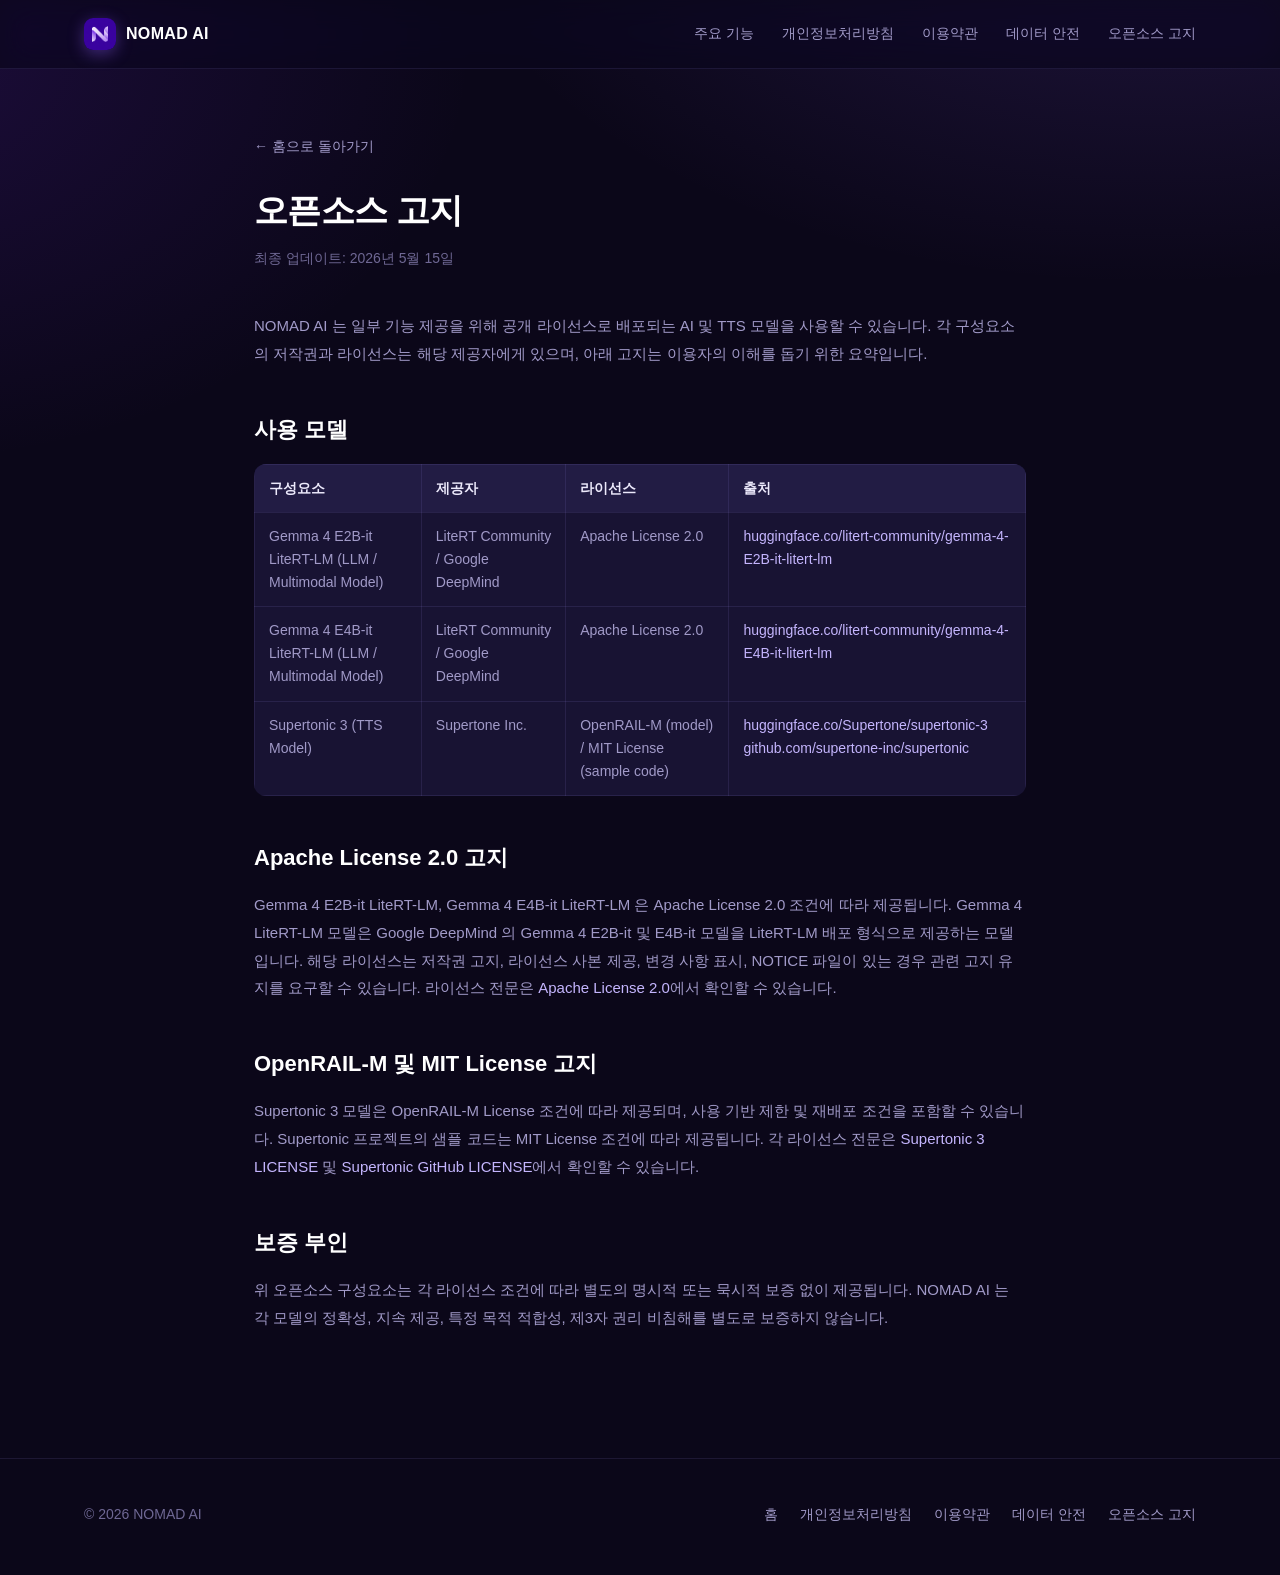
<file: open-source.html>
<!doctype html>
<html lang="ko">
  <head>
    <meta charset="utf-8" />
    <meta name="viewport" content="width=device-width, initial-scale=1" />
    <title>오픈소스 고지 | NOMAD AI</title>
    <meta name="description" content="NOMAD AI 앱에서 사용하는 오픈소스 모델 및 라이선스 고지" />
    <meta name="theme-color" content="#0d0920" />
    <link rel="icon" type="image/png" href="icon.png" />
    <link rel="apple-touch-icon" href="icon.png" />
    <link rel="stylesheet" href="style.css" />
  </head>
  <body>
    <header class="site-header">
      <div class="container">
        <a class="brand" href="index.html">
          <img class="brand-mark" src="icon.png" alt="NOMAD AI" width="36" height="36" />
          NOMAD AI
        </a>
        <nav class="nav">
          <a href="index.html#features">주요 기능</a>
          <a href="privacy.html">개인정보처리방침</a>
          <a href="terms.html">이용약관</a>
          <a href="data-safety.html">데이터 안전</a>
          <a href="open-source.html">오픈소스 고지</a>
        </nav>
      </div>
    </header>

    <main class="legal">
      <a class="back" href="index.html">← 홈으로 돌아가기</a>
      <h1>오픈소스 고지</h1>
      <p class="updated">최종 업데이트: 2026년 5월 15일</p>

      <p>
        NOMAD AI 는 일부 기능 제공을 위해 공개 라이선스로 배포되는 AI 및 TTS
        모델을 사용할 수 있습니다. 각 구성요소의 저작권과 라이선스는 해당
        제공자에게 있으며, 아래 고지는 이용자의 이해를 돕기 위한 요약입니다.
      </p>

      <h2>사용 모델</h2>
      <table>
        <thead>
          <tr>
            <th>구성요소</th>
            <th>제공자</th>
            <th>라이선스</th>
            <th>출처</th>
          </tr>
        </thead>
        <tbody>
          <tr>
            <td>Gemma 4 E2B-it LiteRT-LM (LLM / Multimodal Model)</td>
            <td>LiteRT Community / Google DeepMind</td>
            <td>Apache License 2.0</td>
            <td>
              <a href="https://huggingface.co/litert-community/gemma-4-E2B-it-litert-lm" target="_blank" rel="noopener"
                >huggingface.co/litert-community/gemma-4-E2B-it-litert-lm</a
              >
            </td>
          </tr>
          <tr>
            <td>Gemma 4 E4B-it LiteRT-LM (LLM / Multimodal Model)</td>
            <td>LiteRT Community / Google DeepMind</td>
            <td>Apache License 2.0</td>
            <td>
              <a href="https://huggingface.co/litert-community/gemma-4-E4B-it-litert-lm" target="_blank" rel="noopener"
                >huggingface.co/litert-community/gemma-4-E4B-it-litert-lm</a
              >
            </td>
          </tr>
          <tr>
            <td>Supertonic 3 (TTS Model)</td>
            <td>Supertone Inc.</td>
            <td>OpenRAIL-M (model) / MIT License (sample code)</td>
            <td>
              <a href="https://huggingface.co/Supertone/supertonic-3" target="_blank" rel="noopener"
                >huggingface.co/Supertone/supertonic-3</a
              ><br />
              <a href="https://github.com/supertone-inc/supertonic" target="_blank" rel="noopener"
                >github.com/supertone-inc/supertonic</a
              >
            </td>
          </tr>
        </tbody>
      </table>

      <h2>Apache License 2.0 고지</h2>
      <p>
        Gemma 4 E2B-it LiteRT-LM, Gemma 4 E4B-it LiteRT-LM 은 Apache License
        2.0 조건에 따라 제공됩니다. Gemma 4 LiteRT-LM 모델은 Google DeepMind
        의 Gemma 4 E2B-it 및 E4B-it 모델을 LiteRT-LM 배포 형식으로 제공하는
        모델입니다. 해당 라이선스는 저작권 고지, 라이선스 사본 제공, 변경
        사항 표시, NOTICE 파일이 있는 경우 관련 고지 유지를 요구할 수
        있습니다. 라이선스 전문은
        <a href="https://www.apache.org/licenses/LICENSE-2.0" target="_blank" rel="noopener"
          >Apache License 2.0</a
        >에서 확인할 수 있습니다.
      </p>

      <h2>OpenRAIL-M 및 MIT License 고지</h2>
      <p>
        Supertonic 3 모델은 OpenRAIL-M License 조건에 따라 제공되며, 사용
        기반 제한 및 재배포 조건을 포함할 수 있습니다. Supertonic 프로젝트의
        샘플 코드는 MIT License 조건에 따라 제공됩니다. 각 라이선스 전문은
        <a href="https://huggingface.co/Supertone/supertonic-3/blob/main/LICENSE" target="_blank" rel="noopener"
          >Supertonic 3 LICENSE</a
        >
        및
        <a href="https://github.com/supertone-inc/supertonic/blob/main/LICENSE" target="_blank" rel="noopener"
          >Supertonic GitHub LICENSE</a
        >에서 확인할 수 있습니다.
      </p>

      <h2>보증 부인</h2>
      <p>
        위 오픈소스 구성요소는 각 라이선스 조건에 따라 별도의 명시적 또는
        묵시적 보증 없이 제공됩니다. NOMAD AI 는 각 모델의 정확성, 지속 제공,
        특정 목적 적합성, 제3자 권리 비침해를 별도로 보증하지 않습니다.
      </p>
    </main>

    <footer class="site-footer">
      <div class="container">
        <div>© 2026 NOMAD AI</div>
        <div class="footer-links">
          <a href="index.html">홈</a>
          <a href="privacy.html">개인정보처리방침</a>
          <a href="terms.html">이용약관</a>
          <a href="data-safety.html">데이터 안전</a>
          <a href="open-source.html">오픈소스 고지</a>
        </div>
      </div>
    </footer>
  </body>
</html>
</file>
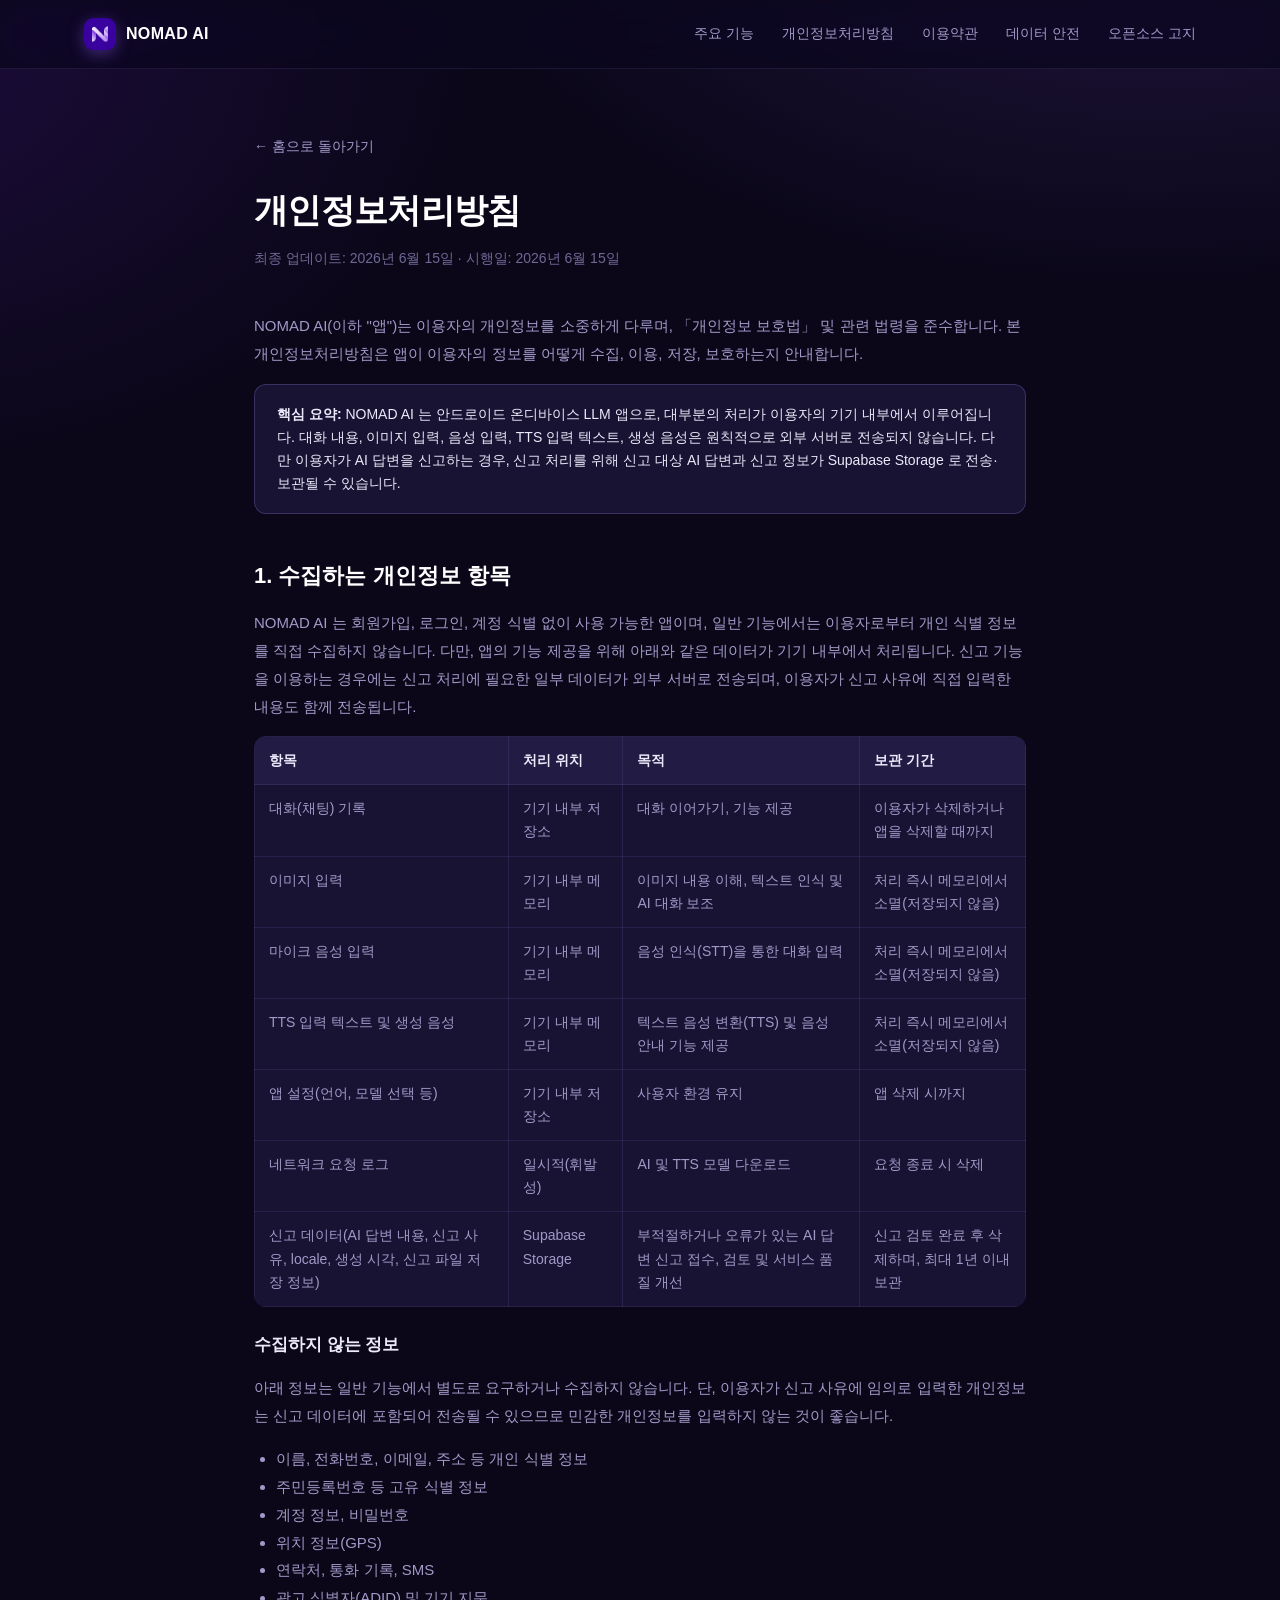
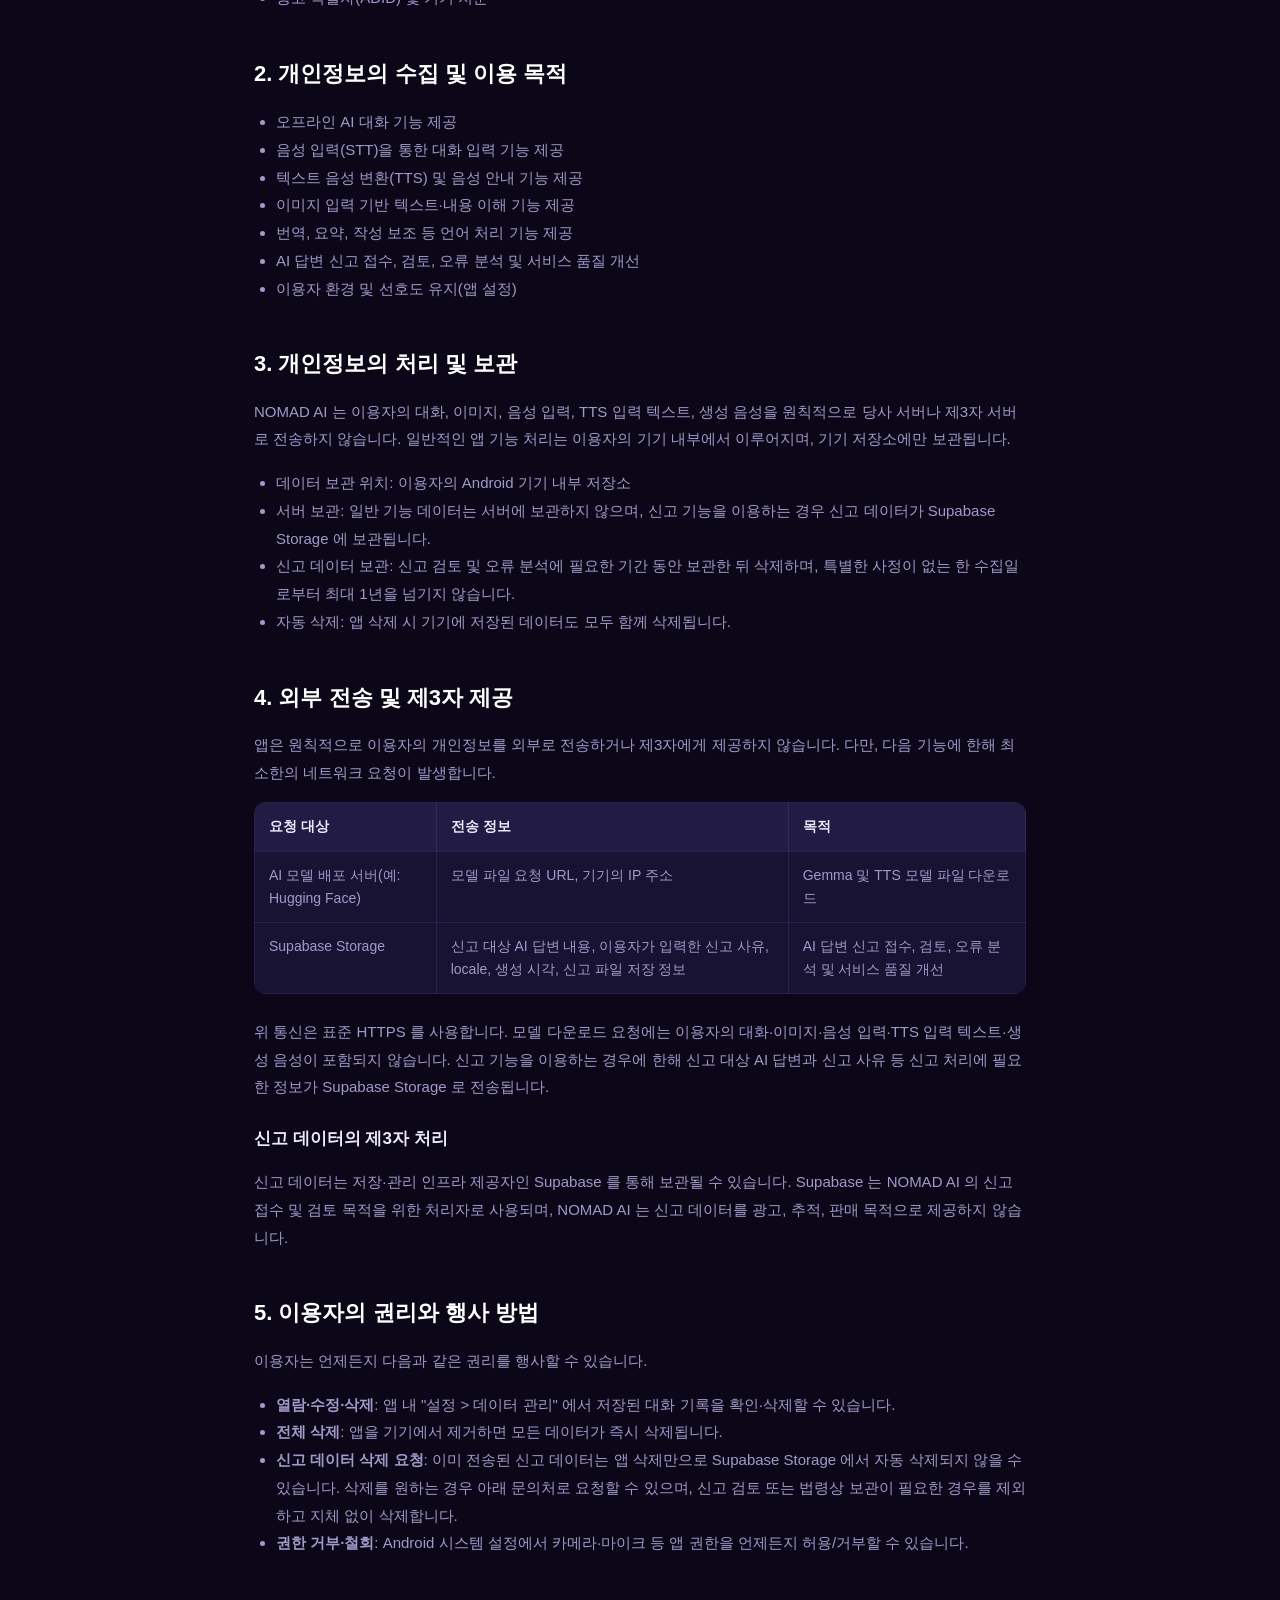
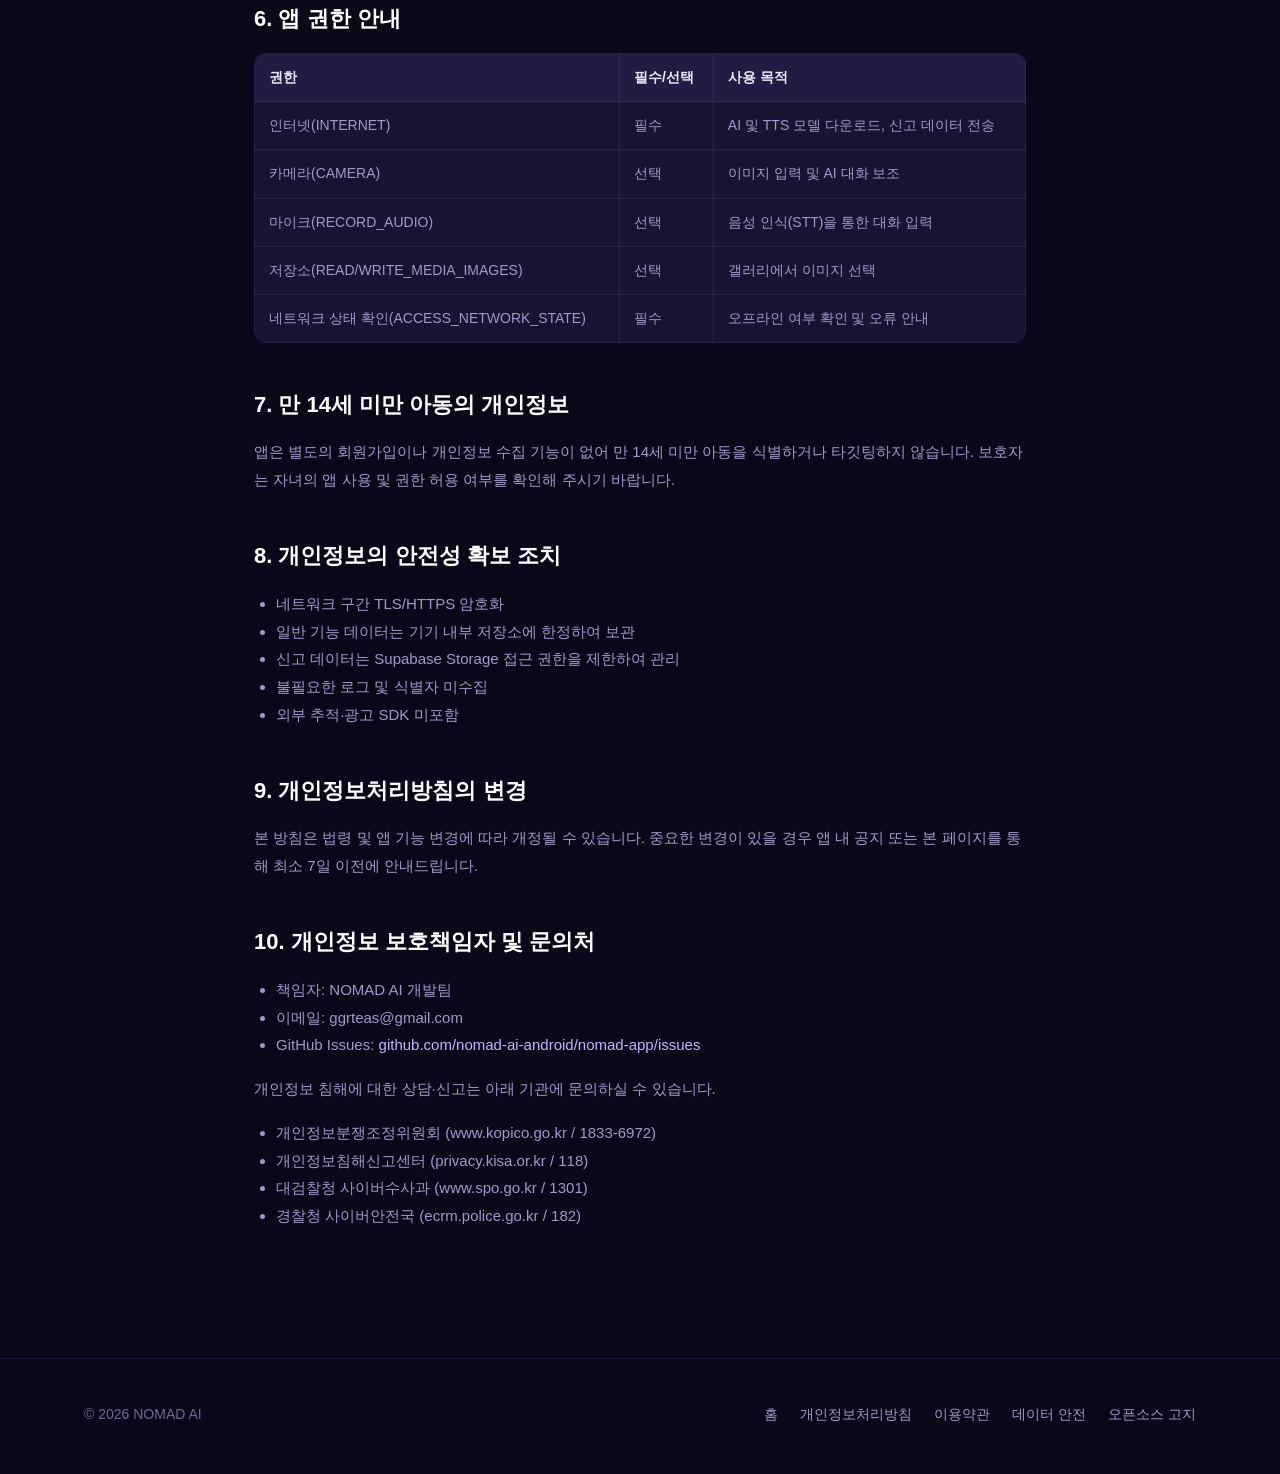
<file: privacy.html>
<!doctype html>
<html lang="ko">
  <head>
    <meta charset="utf-8" />
    <meta name="viewport" content="width=device-width, initial-scale=1" />
    <title>개인정보처리방침 | NOMAD AI</title>
    <meta name="description" content="NOMAD AI 앱의 개인정보처리방침. 온디바이스 AI 처리와 신고 기능의 데이터 처리 기준을 안내합니다." />
    <meta name="theme-color" content="#0d0920" />
    <link rel="icon" type="image/png" href="icon.png" />
    <link rel="apple-touch-icon" href="icon.png" />
    <link rel="stylesheet" href="style.css" />
  </head>
  <body>
    <header class="site-header">
      <div class="container">
        <a class="brand" href="index.html">
          <img class="brand-mark" src="icon.png" alt="NOMAD AI" width="36" height="36" />
          NOMAD AI
        </a>
        <nav class="nav">
          <a href="index.html#features">주요 기능</a>
          <a href="privacy.html">개인정보처리방침</a>
          <a href="terms.html">이용약관</a>
          <a href="data-safety.html">데이터 안전</a>
          <a href="open-source.html">오픈소스 고지</a>
        </nav>
      </div>
    </header>

    <main class="legal">
      <a class="back" href="index.html">← 홈으로 돌아가기</a>
      <h1>개인정보처리방침</h1>
      <p class="updated">최종 업데이트: 2026년 6월 15일 · 시행일: 2026년 6월 15일</p>

      <p>
        NOMAD AI(이하 "앱")는 이용자의 개인정보를 소중하게 다루며, 「개인정보
        보호법」 및 관련 법령을 준수합니다. 본 개인정보처리방침은 앱이
        이용자의 정보를 어떻게 수집, 이용, 저장, 보호하는지 안내합니다.
      </p>

      <div class="callout">
        <b>핵심 요약:</b> NOMAD AI 는 안드로이드 온디바이스 LLM 앱으로,
        대부분의 처리가 이용자의 기기 내부에서 이루어집니다. 대화 내용,
        이미지 입력, 음성 입력, TTS 입력 텍스트, 생성 음성은
        원칙적으로 외부 서버로 전송되지 않습니다. 다만 이용자가 AI 답변을
        신고하는 경우, 신고 처리를 위해 신고 대상 AI 답변과 신고 정보가
        Supabase Storage 로 전송·보관될 수 있습니다.
      </div>

      <h2>1. 수집하는 개인정보 항목</h2>
      <p>
        NOMAD AI 는 회원가입, 로그인, 계정 식별 없이 사용 가능한 앱이며,
        일반 기능에서는 이용자로부터 개인 식별 정보를 직접 수집하지 않습니다.
        다만, 앱의 기능 제공을 위해 아래와 같은 데이터가 기기 내부에서
        처리됩니다. 신고 기능을 이용하는 경우에는 신고 처리에 필요한 일부
        데이터가 외부 서버로 전송되며, 이용자가 신고 사유에 직접 입력한 내용도
        함께 전송됩니다.
      </p>

      <table>
        <thead>
          <tr>
            <th>항목</th>
            <th>처리 위치</th>
            <th>목적</th>
            <th>보관 기간</th>
          </tr>
        </thead>
        <tbody>
          <tr>
            <td>대화(채팅) 기록</td>
            <td>기기 내부 저장소</td>
            <td>대화 이어가기, 기능 제공</td>
            <td>이용자가 삭제하거나 앱을 삭제할 때까지</td>
          </tr>
          <tr>
            <td>이미지 입력</td>
            <td>기기 내부 메모리</td>
            <td>이미지 내용 이해, 텍스트 인식 및 AI 대화 보조</td>
            <td>처리 즉시 메모리에서 소멸(저장되지 않음)</td>
          </tr>
          <tr>
            <td>마이크 음성 입력</td>
            <td>기기 내부 메모리</td>
            <td>음성 인식(STT)을 통한 대화 입력</td>
            <td>처리 즉시 메모리에서 소멸(저장되지 않음)</td>
          </tr>
          <tr>
            <td>TTS 입력 텍스트 및 생성 음성</td>
            <td>기기 내부 메모리</td>
            <td>텍스트 음성 변환(TTS) 및 음성 안내 기능 제공</td>
            <td>처리 즉시 메모리에서 소멸(저장되지 않음)</td>
          </tr>
          <tr>
            <td>앱 설정(언어, 모델 선택 등)</td>
            <td>기기 내부 저장소</td>
            <td>사용자 환경 유지</td>
            <td>앱 삭제 시까지</td>
          </tr>
          <tr>
            <td>네트워크 요청 로그</td>
            <td>일시적(휘발성)</td>
            <td>AI 및 TTS 모델 다운로드</td>
            <td>요청 종료 시 삭제</td>
          </tr>
          <tr>
            <td>신고 데이터(AI 답변 내용, 신고 사유, locale, 생성 시각, 신고 파일 저장 정보)</td>
            <td>Supabase Storage</td>
            <td>부적절하거나 오류가 있는 AI 답변 신고 접수, 검토 및 서비스 품질 개선</td>
            <td>신고 검토 완료 후 삭제하며, 최대 1년 이내 보관</td>
          </tr>
        </tbody>
      </table>

      <h3>수집하지 않는 정보</h3>
      <p>
        아래 정보는 일반 기능에서 별도로 요구하거나 수집하지 않습니다. 단,
        이용자가 신고 사유에 임의로 입력한 개인정보는 신고 데이터에 포함되어
        전송될 수 있으므로 민감한 개인정보를 입력하지 않는 것이 좋습니다.
      </p>
      <ul>
        <li>이름, 전화번호, 이메일, 주소 등 개인 식별 정보</li>
        <li>주민등록번호 등 고유 식별 정보</li>
        <li>계정 정보, 비밀번호</li>
        <li>위치 정보(GPS)</li>
        <li>연락처, 통화 기록, SMS</li>
        <li>광고 식별자(ADID) 및 기기 지문</li>
      </ul>

      <h2>2. 개인정보의 수집 및 이용 목적</h2>
      <ul>
        <li>오프라인 AI 대화 기능 제공</li>
        <li>음성 입력(STT)을 통한 대화 입력 기능 제공</li>
        <li>텍스트 음성 변환(TTS) 및 음성 안내 기능 제공</li>
        <li>이미지 입력 기반 텍스트·내용 이해 기능 제공</li>
        <li>번역, 요약, 작성 보조 등 언어 처리 기능 제공</li>
        <li>AI 답변 신고 접수, 검토, 오류 분석 및 서비스 품질 개선</li>
        <li>이용자 환경 및 선호도 유지(앱 설정)</li>
      </ul>

      <h2>3. 개인정보의 처리 및 보관</h2>
      <p>
        NOMAD AI 는 이용자의 대화, 이미지, 음성 입력, TTS 입력 텍스트,
        생성 음성을 원칙적으로 당사 서버나 제3자 서버로 전송하지
        않습니다. 일반적인 앱 기능 처리는 이용자의 기기 내부에서 이루어지며,
        기기 저장소에만 보관됩니다.
      </p>
      <ul>
        <li>데이터 보관 위치: 이용자의 Android 기기 내부 저장소</li>
        <li>
          서버 보관: 일반 기능 데이터는 서버에 보관하지 않으며, 신고 기능을
          이용하는 경우 신고 데이터가 Supabase Storage 에 보관됩니다.
        </li>
        <li>
          신고 데이터 보관: 신고 검토 및 오류 분석에 필요한 기간 동안 보관한 뒤
          삭제하며, 특별한 사정이 없는 한 수집일로부터 최대 1년을 넘기지 않습니다.
        </li>
        <li>
          자동 삭제: 앱 삭제 시 기기에 저장된 데이터도 모두 함께 삭제됩니다.
        </li>
      </ul>

      <h2>4. 외부 전송 및 제3자 제공</h2>
      <p>
        앱은 원칙적으로 이용자의 개인정보를 외부로 전송하거나 제3자에게
        제공하지 않습니다. 다만, 다음 기능에 한해 최소한의 네트워크 요청이
        발생합니다.
      </p>

      <table>
        <thead>
          <tr>
            <th>요청 대상</th>
            <th>전송 정보</th>
            <th>목적</th>
          </tr>
        </thead>
        <tbody>
          <tr>
            <td>AI 모델 배포 서버(예: Hugging Face)</td>
            <td>모델 파일 요청 URL, 기기의 IP 주소</td>
            <td>Gemma 및 TTS 모델 파일 다운로드</td>
          </tr>
          <tr>
            <td>Supabase Storage</td>
            <td>신고 대상 AI 답변 내용, 이용자가 입력한 신고 사유, locale, 생성 시각, 신고 파일 저장 정보</td>
            <td>AI 답변 신고 접수, 검토, 오류 분석 및 서비스 품질 개선</td>
          </tr>
        </tbody>
      </table>

      <p>
        위 통신은 표준 HTTPS 를 사용합니다. 모델 다운로드 요청에는
        이용자의 대화·이미지·음성 입력·TTS 입력 텍스트·생성 음성이
        포함되지 않습니다. 신고 기능을 이용하는 경우에 한해 신고 대상 AI 답변과
        신고 사유 등 신고 처리에 필요한 정보가 Supabase Storage 로 전송됩니다.
      </p>

      <h3>신고 데이터의 제3자 처리</h3>
      <p>
        신고 데이터는 저장·관리 인프라 제공자인 Supabase 를 통해 보관될 수
        있습니다. Supabase 는 NOMAD AI 의 신고 접수 및 검토 목적을 위한
        처리자로 사용되며, NOMAD AI 는 신고 데이터를 광고, 추적, 판매 목적으로
        제공하지 않습니다.
      </p>

      <h2>5. 이용자의 권리와 행사 방법</h2>
      <p>이용자는 언제든지 다음과 같은 권리를 행사할 수 있습니다.</p>
      <ul>
        <li>
          <b>열람·수정·삭제</b>: 앱 내 "설정 > 데이터 관리" 에서 저장된 대화
          기록을 확인·삭제할 수 있습니다.
        </li>
        <li>
          <b>전체 삭제</b>: 앱을 기기에서 제거하면 모든 데이터가 즉시
          삭제됩니다.
        </li>
        <li>
          <b>신고 데이터 삭제 요청</b>: 이미 전송된 신고 데이터는 앱 삭제만으로
          Supabase Storage 에서 자동 삭제되지 않을 수 있습니다. 삭제를 원하는
          경우 아래 문의처로 요청할 수 있으며, 신고 검토 또는 법령상 보관이
          필요한 경우를 제외하고 지체 없이 삭제합니다.
        </li>
        <li>
          <b>권한 거부·철회</b>: Android 시스템 설정에서 카메라·마이크 등 앱
          권한을 언제든지 허용/거부할 수 있습니다.
        </li>
      </ul>

      <h2>6. 앱 권한 안내</h2>
      <table>
        <thead>
          <tr>
            <th>권한</th>
            <th>필수/선택</th>
            <th>사용 목적</th>
          </tr>
        </thead>
        <tbody>
          <tr>
            <td>인터넷(INTERNET)</td>
            <td>필수</td>
            <td>AI 및 TTS 모델 다운로드, 신고 데이터 전송</td>
          </tr>
          <tr>
            <td>카메라(CAMERA)</td>
            <td>선택</td>
            <td>이미지 입력 및 AI 대화 보조</td>
          </tr>
          <tr>
            <td>마이크(RECORD_AUDIO)</td>
            <td>선택</td>
            <td>음성 인식(STT)을 통한 대화 입력</td>
          </tr>
          <tr>
            <td>저장소(READ/WRITE_MEDIA_IMAGES)</td>
            <td>선택</td>
            <td>갤러리에서 이미지 선택</td>
          </tr>
          <tr>
            <td>네트워크 상태 확인(ACCESS_NETWORK_STATE)</td>
            <td>필수</td>
            <td>오프라인 여부 확인 및 오류 안내</td>
          </tr>
        </tbody>
      </table>

      <h2>7. 만 14세 미만 아동의 개인정보</h2>
      <p>
        앱은 별도의 회원가입이나 개인정보 수집 기능이 없어 만 14세 미만
        아동을 식별하거나 타깃팅하지 않습니다. 보호자는 자녀의 앱 사용 및
        권한 허용 여부를 확인해 주시기 바랍니다.
      </p>

      <h2>8. 개인정보의 안전성 확보 조치</h2>
      <ul>
        <li>네트워크 구간 TLS/HTTPS 암호화</li>
        <li>일반 기능 데이터는 기기 내부 저장소에 한정하여 보관</li>
        <li>신고 데이터는 Supabase Storage 접근 권한을 제한하여 관리</li>
        <li>불필요한 로그 및 식별자 미수집</li>
        <li>외부 추적·광고 SDK 미포함</li>
      </ul>

      <h2>9. 개인정보처리방침의 변경</h2>
      <p>
        본 방침은 법령 및 앱 기능 변경에 따라 개정될 수 있습니다. 중요한
        변경이 있을 경우 앱 내 공지 또는 본 페이지를 통해 최소 7일 이전에
        안내드립니다.
      </p>

      <h2>10. 개인정보 보호책임자 및 문의처</h2>
      <ul>
        <li>책임자: NOMAD AI 개발팀</li>
        <li>이메일: ggrteas@gmail.com</li>
        <li>
          GitHub Issues:
          <a
            href="https://github.com/nomad-ai-android/nomad-app/issues"
            target="_blank"
            rel="noopener"
            >github.com/nomad-ai-android/nomad-app/issues</a
          >
        </li>
      </ul>

      <p>
        개인정보 침해에 대한 상담·신고는 아래 기관에 문의하실 수 있습니다.
      </p>
      <ul>
        <li>개인정보분쟁조정위원회 (www.kopico.go.kr / 1833-6972)</li>
        <li>개인정보침해신고센터 (privacy.kisa.or.kr / 118)</li>
        <li>대검찰청 사이버수사과 (www.spo.go.kr / 1301)</li>
        <li>경찰청 사이버안전국 (ecrm.police.go.kr / 182)</li>
      </ul>
    </main>

    <footer class="site-footer">
      <div class="container">
        <div>© 2026 NOMAD AI</div>
        <div class="footer-links">
          <a href="index.html">홈</a>
          <a href="privacy.html">개인정보처리방침</a>
          <a href="terms.html">이용약관</a>
          <a href="data-safety.html">데이터 안전</a>
          <a href="open-source.html">오픈소스 고지</a>
        </div>
      </div>
    </footer>
  </body>
</html>
</file>
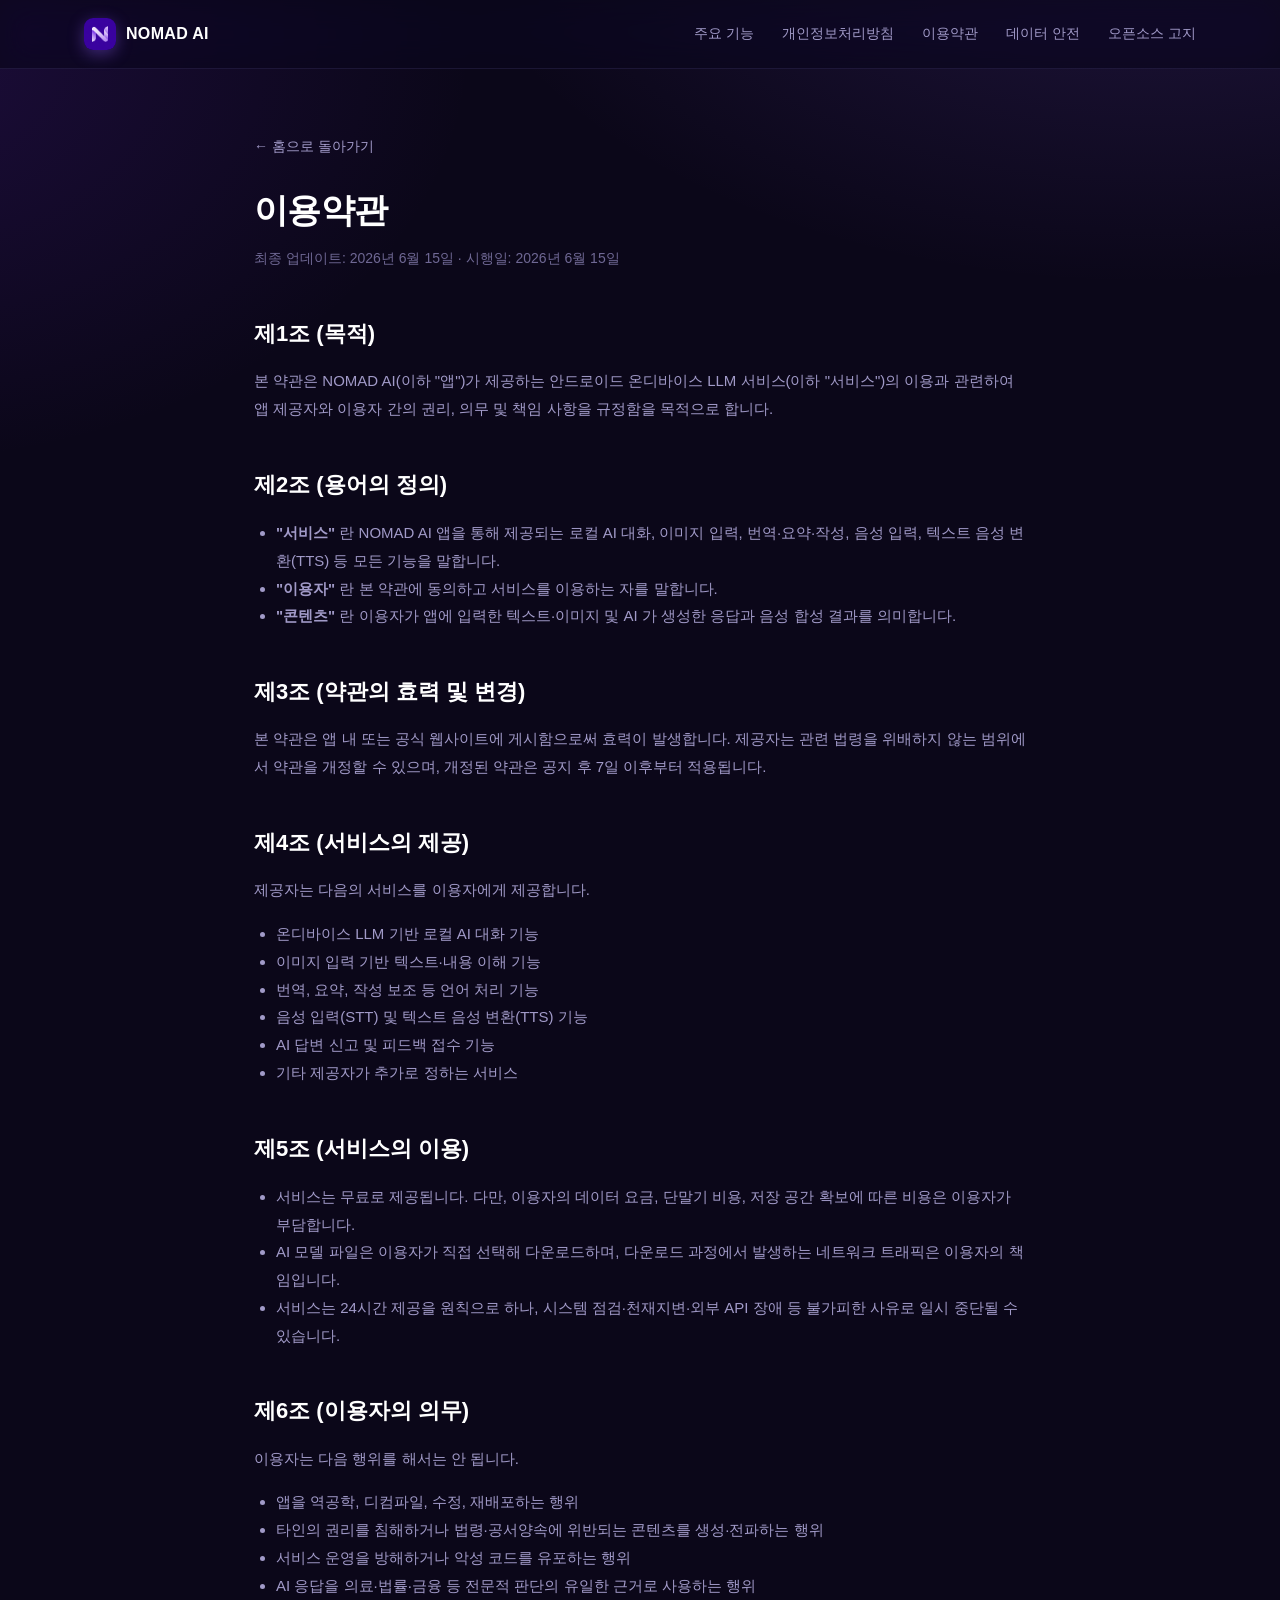
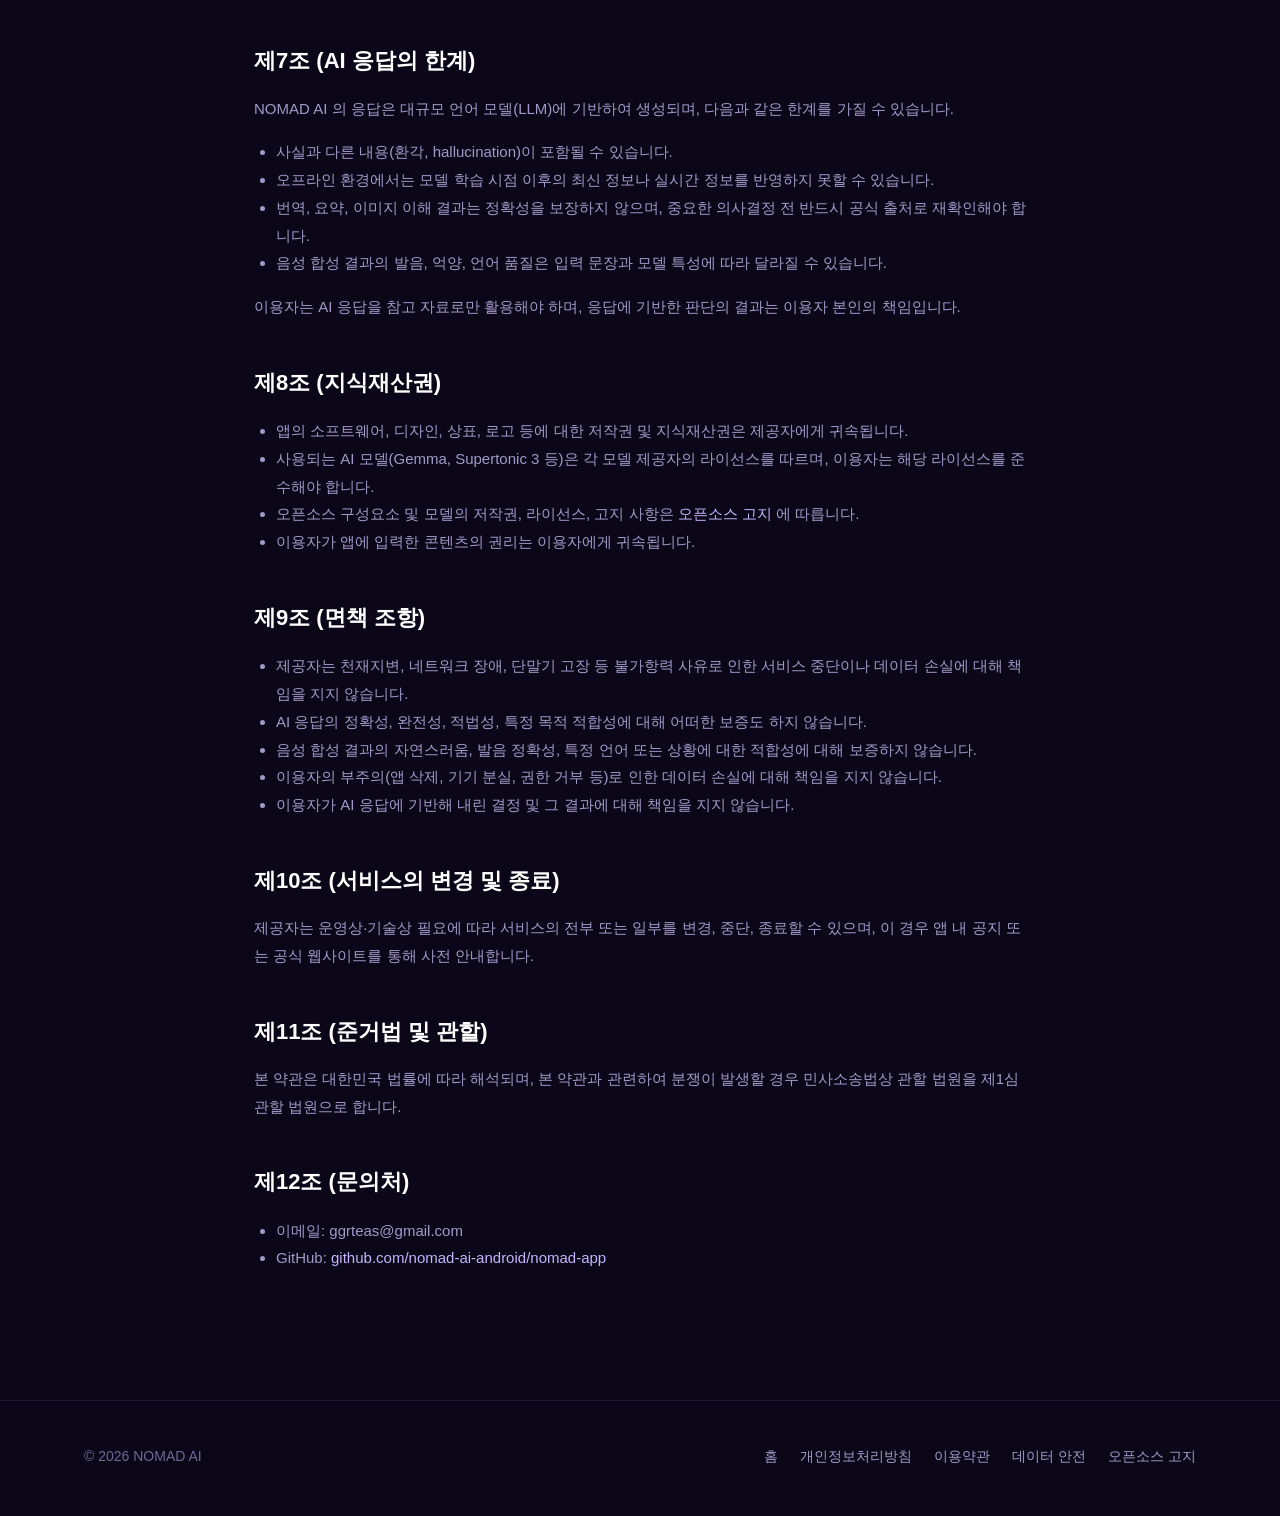
<file: terms.html>
<!doctype html>
<html lang="ko">
  <head>
    <meta charset="utf-8" />
    <meta name="viewport" content="width=device-width, initial-scale=1" />
    <title>이용약관 | NOMAD AI</title>
    <meta name="description" content="NOMAD AI 앱의 이용약관" />
    <meta name="theme-color" content="#0d0920" />
    <link rel="icon" type="image/png" href="icon.png" />
    <link rel="apple-touch-icon" href="icon.png" />
    <link rel="stylesheet" href="style.css" />
  </head>
  <body>
    <header class="site-header">
      <div class="container">
        <a class="brand" href="index.html">
          <img class="brand-mark" src="icon.png" alt="NOMAD AI" width="36" height="36" />
          NOMAD AI
        </a>
        <nav class="nav">
          <a href="index.html#features">주요 기능</a>
          <a href="privacy.html">개인정보처리방침</a>
          <a href="terms.html">이용약관</a>
          <a href="data-safety.html">데이터 안전</a>
          <a href="open-source.html">오픈소스 고지</a>
        </nav>
      </div>
    </header>

    <main class="legal">
      <a class="back" href="index.html">← 홈으로 돌아가기</a>
      <h1>이용약관</h1>
      <p class="updated">최종 업데이트: 2026년 6월 15일 · 시행일: 2026년 6월 15일</p>

      <h2>제1조 (목적)</h2>
      <p>
        본 약관은 NOMAD AI(이하 "앱")가 제공하는 안드로이드 온디바이스 LLM
        서비스(이하 "서비스")의 이용과 관련하여 앱 제공자와 이용자
        간의 권리, 의무 및 책임 사항을 규정함을 목적으로 합니다.
      </p>

      <h2>제2조 (용어의 정의)</h2>
      <ul>
        <li>
          <b>"서비스"</b> 란 NOMAD AI 앱을 통해 제공되는 로컬 AI 대화,
          이미지 입력, 번역·요약·작성, 음성 입력, 텍스트 음성 변환(TTS)
          등 모든 기능을 말합니다.
        </li>
        <li>
          <b>"이용자"</b> 란 본 약관에 동의하고 서비스를 이용하는 자를
          말합니다.
        </li>
        <li>
          <b>"콘텐츠"</b> 란 이용자가 앱에 입력한 텍스트·이미지 및 AI 가
          생성한 응답과 음성 합성 결과를 의미합니다.
        </li>
      </ul>

      <h2>제3조 (약관의 효력 및 변경)</h2>
      <p>
        본 약관은 앱 내 또는 공식 웹사이트에 게시함으로써 효력이 발생합니다.
        제공자는 관련 법령을 위배하지 않는 범위에서 약관을 개정할 수 있으며,
        개정된 약관은 공지 후 7일 이후부터 적용됩니다.
      </p>

      <h2>제4조 (서비스의 제공)</h2>
      <p>
        제공자는 다음의 서비스를 이용자에게 제공합니다.
      </p>
      <ul>
        <li>온디바이스 LLM 기반 로컬 AI 대화 기능</li>
        <li>이미지 입력 기반 텍스트·내용 이해 기능</li>
        <li>번역, 요약, 작성 보조 등 언어 처리 기능</li>
        <li>음성 입력(STT) 및 텍스트 음성 변환(TTS) 기능</li>
        <li>AI 답변 신고 및 피드백 접수 기능</li>
        <li>기타 제공자가 추가로 정하는 서비스</li>
      </ul>

      <h2>제5조 (서비스의 이용)</h2>
      <ul>
        <li>
          서비스는 무료로 제공됩니다. 다만, 이용자의 데이터 요금, 단말기
          비용, 저장 공간 확보에 따른 비용은 이용자가 부담합니다.
        </li>
        <li>
          AI 모델 파일은 이용자가 직접 선택해 다운로드하며, 다운로드 과정에서
          발생하는 네트워크 트래픽은 이용자의 책임입니다.
        </li>
        <li>
          서비스는 24시간 제공을 원칙으로 하나, 시스템 점검·천재지변·외부
          API 장애 등 불가피한 사유로 일시 중단될 수 있습니다.
        </li>
      </ul>

      <h2>제6조 (이용자의 의무)</h2>
      <p>이용자는 다음 행위를 해서는 안 됩니다.</p>
      <ul>
        <li>앱을 역공학, 디컴파일, 수정, 재배포하는 행위</li>
        <li>타인의 권리를 침해하거나 법령·공서양속에 위반되는 콘텐츠를 생성·전파하는 행위</li>
        <li>서비스 운영을 방해하거나 악성 코드를 유포하는 행위</li>
        <li>AI 응답을 의료·법률·금융 등 전문적 판단의 유일한 근거로 사용하는 행위</li>
      </ul>

      <h2>제7조 (AI 응답의 한계)</h2>
      <p>
        NOMAD AI 의 응답은 대규모 언어 모델(LLM)에 기반하여 생성되며, 다음과
        같은 한계를 가질 수 있습니다.
      </p>
      <ul>
        <li>사실과 다른 내용(환각, hallucination)이 포함될 수 있습니다.</li>
        <li>
          오프라인 환경에서는 모델 학습 시점 이후의 최신 정보나 실시간 정보를
          반영하지 못할 수 있습니다.
        </li>
        <li>
          번역, 요약, 이미지 이해 결과는 정확성을 보장하지 않으며, 중요한 의사결정 전
          반드시 공식 출처로 재확인해야 합니다.
        </li>
        <li>
          음성 합성 결과의 발음, 억양, 언어 품질은 입력 문장과 모델 특성에
          따라 달라질 수 있습니다.
        </li>
      </ul>
      <p>
        이용자는 AI 응답을 참고 자료로만 활용해야 하며, 응답에 기반한 판단의
        결과는 이용자 본인의 책임입니다.
      </p>

      <h2>제8조 (지식재산권)</h2>
      <ul>
        <li>
          앱의 소프트웨어, 디자인, 상표, 로고 등에 대한 저작권 및 지식재산권은
          제공자에게 귀속됩니다.
        </li>
        <li>
          사용되는 AI 모델(Gemma, Supertonic 3 등)은 각 모델
          제공자의 라이선스를 따르며, 이용자는 해당 라이선스를 준수해야 합니다.
        </li>
        <li>
          오픈소스 구성요소 및 모델의 저작권, 라이선스, 고지 사항은
          <a href="open-source.html">오픈소스 고지</a> 에 따릅니다.
        </li>
        <li>
          이용자가 앱에 입력한 콘텐츠의 권리는 이용자에게 귀속됩니다.
        </li>
      </ul>

      <h2>제9조 (면책 조항)</h2>
      <ul>
        <li>
          제공자는 천재지변, 네트워크 장애, 단말기 고장 등 불가항력 사유로
          인한 서비스 중단이나 데이터 손실에 대해 책임을 지지 않습니다.
        </li>
        <li>
          AI 응답의 정확성, 완전성, 적법성, 특정 목적 적합성에 대해 어떠한
          보증도 하지 않습니다.
        </li>
        <li>
          음성 합성 결과의 자연스러움, 발음 정확성, 특정 언어 또는 상황에 대한
          적합성에 대해 보증하지 않습니다.
        </li>
        <li>
          이용자의 부주의(앱 삭제, 기기 분실, 권한 거부 등)로 인한 데이터
          손실에 대해 책임을 지지 않습니다.
        </li>
        <li>
          이용자가 AI 응답에 기반해 내린 결정 및 그 결과에 대해 책임을 지지
          않습니다.
        </li>
      </ul>

      <h2>제10조 (서비스의 변경 및 종료)</h2>
      <p>
        제공자는 운영상·기술상 필요에 따라 서비스의 전부 또는 일부를 변경,
        중단, 종료할 수 있으며, 이 경우 앱 내 공지 또는 공식 웹사이트를 통해
        사전 안내합니다.
      </p>

      <h2>제11조 (준거법 및 관할)</h2>
      <p>
        본 약관은 대한민국 법률에 따라 해석되며, 본 약관과 관련하여 분쟁이
        발생할 경우 민사소송법상 관할 법원을 제1심 관할 법원으로 합니다.
      </p>

      <h2>제12조 (문의처)</h2>
      <ul>
        <li>이메일: ggrteas@gmail.com</li>
        <li>
          GitHub:
          <a href="https://github.com/nomad-ai-android/nomad-app" target="_blank" rel="noopener"
            >github.com/nomad-ai-android/nomad-app</a
          >
        </li>
      </ul>
    </main>

    <footer class="site-footer">
      <div class="container">
        <div>© 2026 NOMAD AI</div>
        <div class="footer-links">
          <a href="index.html">홈</a>
          <a href="privacy.html">개인정보처리방침</a>
          <a href="terms.html">이용약관</a>
          <a href="data-safety.html">데이터 안전</a>
          <a href="open-source.html">오픈소스 고지</a>
        </div>
      </div>
    </footer>
  </body>
</html>
</file>
<file: style.css>
:root {
  --color-bg: #0b0719;
  --color-bg-alt: #100c26;
  --color-surface: #181333;
  --color-surface-2: #221c44;
  --color-surface-3: #2a2352;
  --color-text: #ece9fb;
  --color-text-strong: #ffffff;
  --color-muted: #a19ac8;
  --color-muted-2: #6f6894;
  --color-border: rgba(154, 140, 234, 0.12);
  --color-border-strong: rgba(154, 140, 234, 0.26);
  --color-primary: #8b5cf6;
  --color-primary-2: #a78bfa;
  --color-primary-hover: #9d74f8;
  --color-primary-soft: rgba(139, 92, 246, 0.14);
  --color-accent: #c4b5fd;
  --color-bubble-user: #6d5ab6;
  --color-bubble-bot: #241e46;
  --radius: 16px;
  --radius-lg: 24px;
  --radius-xl: 28px;
  --shadow-sm: 0 1px 2px rgba(5, 3, 15, 0.4);
  --shadow-md: 0 10px 30px rgba(5, 3, 15, 0.4);
  --shadow-lg: 0 40px 80px rgba(5, 3, 15, 0.55);
  --shadow-glow: 0 0 0 1px rgba(167, 139, 250, 0.4), 0 30px 70px rgba(139, 92, 246, 0.28);
  --max-width: 1160px;
}

* { box-sizing: border-box; }
html { scroll-behavior: smooth; }

body {
  margin: 0;
  font-family: "Pretendard", "Apple SD Gothic Neo", "Noto Sans KR", -apple-system,
    BlinkMacSystemFont, "Segoe UI", Roboto, sans-serif;
  color: var(--color-text);
  background: var(--color-bg);
  line-height: 1.65;
  -webkit-font-smoothing: antialiased;
  -moz-osx-font-smoothing: grayscale;
  background-image:
    radial-gradient(1200px 700px at 90% -15%, rgba(139, 92, 246, 0.18), transparent 60%),
    radial-gradient(1000px 700px at -10% 5%, rgba(91, 33, 182, 0.22), transparent 60%);
  background-attachment: fixed;
  overflow-x: hidden;
  -webkit-user-select: none;
  -moz-user-select: none;
  user-select: none;
  -webkit-tap-highlight-color: transparent;
}

a { color: var(--color-accent); text-decoration: none; }
a:hover { text-decoration: underline; }
img {
  max-width: 100%;
  height: auto;
  -webkit-user-drag: none;
  user-drag: none;
  pointer-events: none;
}

/* SVG safety: anything using currentColor */
svg {
  display: inline-block;
  vertical-align: middle;
  flex-shrink: 0;
  pointer-events: none;
}

/* Decorative phone mockup: no interaction */
.phone-wrap { pointer-events: none; }

/* ===== Animations ===== */
@keyframes rise {
  from { opacity: 0; transform: translateY(18px); }
  to   { opacity: 1; transform: translateY(0); }
}
@keyframes rise-sm {
  from { opacity: 0; transform: translateY(10px); }
  to   { opacity: 1; transform: translateY(0); }
}
@keyframes phone-in {
  from { opacity: 0; transform: translateY(28px) scale(0.96); }
  to   { opacity: 1; transform: translateY(0) scale(1); }
}
@keyframes bubble-in {
  from { opacity: 0; transform: translateY(8px) scale(0.96); }
  to   { opacity: 1; transform: translateY(0) scale(1); }
}
@keyframes glow-breathe {
  0%, 100% { opacity: 0.8; transform: scale(1); }
  50%      { opacity: 1;   transform: scale(1.05); }
}
@keyframes shimmer {
  0%, 100% { background-position: 0% 50%; }
  50%      { background-position: 100% 50%; }
}
@keyframes dot-pulse {
  0%, 100% { box-shadow: 0 0 0 3px rgba(139, 92, 246, 0.25), 0 0 10px rgba(167, 139, 250, 0.55); }
  50%      { box-shadow: 0 0 0 6px rgba(139, 92, 246, 0),    0 0 14px rgba(167, 139, 250, 0.85); }
}

/* Hero stagger on load */
.hero .eyebrow    { animation: rise 0.7s cubic-bezier(.2,.7,.2,1) 0.05s both; }
.hero h1          { animation: rise 0.8s cubic-bezier(.2,.7,.2,1) 0.15s both; }
.hero p.lead      { animation: rise 0.8s cubic-bezier(.2,.7,.2,1) 0.3s  both; }
.hero-actions     { animation: rise 0.8s cubic-bezier(.2,.7,.2,1) 0.45s both; }
.hero-meta        { animation: rise 0.8s cubic-bezier(.2,.7,.2,1) 0.6s  both; }
.phone-wrap       { animation: phone-in 1s cubic-bezier(.2,.7,.2,1) 0.35s both; }

/* Animated gradient on the accent headline */
.hero h1 .accent {
  background-size: 200% 100%;
  animation: shimmer 6s ease-in-out infinite;
}

/* Breathing glow behind the phone */
.phone-glow  { animation: glow-breathe 5s ease-in-out infinite; }

/* Override the previous simple pulse with the richer ring pulse */
.eyebrow .dot { animation: dot-pulse 2.4s ease-in-out infinite; }

/* Chat bubble cascade inside the phone */
.chat .chat-row { animation: bubble-in 0.5s cubic-bezier(.2,.7,.2,1) both; }
.chat .chat-row:nth-child(1) { animation-delay: 0.8s; }
.chat .chat-row:nth-child(2) { animation-delay: 1.1s; }
.chat .chat-row:nth-child(3) { animation-delay: 1.4s; }
.chat .chat-row:nth-child(4) { animation-delay: 1.7s; }
.chat .chat-row:nth-child(5) { animation-delay: 2.0s; }
.chat .chat-row:nth-child(6) { animation-delay: 2.3s; }
.chat .chat-row:nth-child(7) { animation-delay: 2.6s; }
.chat .chat-row:nth-child(8) { animation-delay: 2.9s; }
.chat .chat-row:nth-child(9) { animation-delay: 3.2s; }

/* Scroll-reveal: hidden by default, .in when observed */
.reveal {
  opacity: 0;
  transform: translateY(20px);
  transition: opacity 0.8s cubic-bezier(.2,.7,.2,1),
              transform 0.8s cubic-bezier(.2,.7,.2,1);
  transition-delay: var(--reveal-delay, 0s);
  will-change: opacity, transform;
}
.reveal.in { opacity: 1; transform: none; }

/* Feature/model/step hover micro-animations */
.feature .feature-icon { transition: transform 0.35s cubic-bezier(.2,.7,.2,1); }
.feature:hover .feature-icon { transform: scale(1.08) rotate(-4deg); }

.tick, .privacy-ic { transition: transform 0.25s ease; }
.model-list li:hover .tick,
.privacy-item:hover .privacy-ic { transform: scale(1.12); }

.step { transition: transform 0.3s ease, border-color 0.3s ease; }
.step:hover { transform: translateY(-4px); border-color: var(--color-border-strong); }

/* CTA icon entrance */
.cta-icon { transition: transform 0.4s ease; }
.cta:hover .cta-icon { transform: translateY(-4px) rotate(-3deg); }

/* Respect reduced motion preference */
@media (prefers-reduced-motion: reduce) {
  *, *::before, *::after {
    animation-duration: 0.01ms !important;
    animation-iteration-count: 1 !important;
    transition-duration: 0.01ms !important;
    scroll-behavior: auto !important;
  }
  .reveal { opacity: 1; transform: none; }
}

/* Restore selection on legal (policy) pages */
.legal,
.legal * {
  -webkit-user-select: text;
  -moz-user-select: text;
  user-select: text;
}

.container {
  max-width: var(--max-width);
  margin: 0 auto;
  padding: 0 24px;
}

/* Header */
.site-header {
  position: sticky;
  top: 0;
  z-index: 50;
  background: rgba(11, 7, 25, 0.72);
  backdrop-filter: saturate(180%) blur(16px);
  -webkit-backdrop-filter: saturate(180%) blur(16px);
  border-bottom: 1px solid var(--color-border);
}

.site-header .container {
  display: flex;
  align-items: center;
  justify-content: space-between;
  height: 68px;
}

.brand {
  display: flex;
  align-items: center;
  gap: 10px;
  font-weight: 700;
  font-size: 16px;
  color: var(--color-text-strong);
  letter-spacing: 0.02em;
}

.brand-mark {
  width: 32px;
  height: 32px;
  border-radius: 9px;
  box-shadow: 0 4px 16px rgba(139, 92, 246, 0.4);
}

.nav {
  display: flex;
  gap: 28px;
  align-items: center;
}

.nav a {
  color: var(--color-muted);
  font-size: 14px;
  font-weight: 500;
  transition: color 0.15s ease;
}

.nav a:hover {
  color: var(--color-text-strong);
  text-decoration: none;
}

@media (max-width: 880px) {
  .nav a:not(.btn) { display: none; }
  .nav { gap: 12px; }
}

/* Buttons */
.btn {
  display: inline-flex;
  align-items: center;
  justify-content: center;
  gap: 8px;
  padding: 13px 22px;
  border-radius: 999px;
  font-weight: 600;
  font-size: 15px;
  border: 1px solid transparent;
  cursor: pointer;
  transition: transform 0.15s ease, background 0.2s ease, box-shadow 0.2s ease, border-color 0.2s ease, color 0.2s ease;
  letter-spacing: 0.01em;
  line-height: 1;
  white-space: nowrap;
}

.btn.btn-sm { padding: 9px 16px; font-size: 14px; }

.btn-primary {
  background: linear-gradient(135deg, #9d74f8 0%, #6d28d9 100%);
  color: #fff;
  box-shadow: 0 10px 28px rgba(139, 92, 246, 0.4), inset 0 1px 0 rgba(255, 255, 255, 0.18);
}
.btn-primary:hover {
  transform: translateY(-1px);
  box-shadow: 0 14px 36px rgba(139, 92, 246, 0.5), inset 0 1px 0 rgba(255, 255, 255, 0.22);
  text-decoration: none;
}

.btn-secondary {
  background: rgba(255, 255, 255, 0.04);
  color: var(--color-text);
  border-color: var(--color-border-strong);
}
.btn-secondary:hover {
  background: rgba(167, 139, 250, 0.1);
  border-color: var(--color-primary-2);
  color: var(--color-text-strong);
  text-decoration: none;
}

/* Hero */
.hero {
  position: relative;
  padding: 88px 0 120px;
  overflow: hidden;
}

.hero::before {
  content: "";
  position: absolute;
  inset: 0;
  background:
    radial-gradient(600px 440px at 75% 30%, rgba(139, 92, 246, 0.25), transparent 60%),
    radial-gradient(520px 420px at 12% 80%, rgba(76, 29, 149, 0.28), transparent 60%);
  pointer-events: none;
}

.hero .container {
  position: relative;
  display: grid;
  grid-template-columns: 1.1fr 0.9fr;
  gap: 72px;
  align-items: center;
}

@media (max-width: 960px) {
  .hero { padding: 56px 0 80px; }
  .hero .container { grid-template-columns: 1fr; gap: 56px; }
}

.eyebrow {
  display: inline-flex;
  align-items: center;
  gap: 10px;
  padding: 7px 14px 7px 12px;
  background: var(--color-primary-soft);
  color: var(--color-accent);
  font-size: 13px;
  font-weight: 600;
  border-radius: 999px;
  margin-bottom: 26px;
  border: 1px solid var(--color-border-strong);
  line-height: 1;
}

.eyebrow .dot {
  width: 7px;
  height: 7px;
  background: var(--color-primary-2);
  border-radius: 50%;
}

.hero h1 {
  font-size: clamp(34px, 5vw, 56px);
  line-height: 1.12;
  letter-spacing: -0.028em;
  margin: 0 0 24px;
  color: var(--color-text-strong);
  font-weight: 800;
}

.hero h1 .accent {
  background: linear-gradient(90deg, #ede9fe 0%, #c4b5fd 40%, #8b5cf6 100%);
  -webkit-background-clip: text;
  background-clip: text;
  color: transparent;
}

.hero p.lead {
  font-size: 18px;
  color: var(--color-muted);
  margin: 0 0 36px;
  max-width: 540px;
  line-height: 1.7;
}

.hero-actions {
  display: flex;
  gap: 12px;
  flex-wrap: wrap;
}

.hero-meta {
  margin: 36px 0 0;
  padding: 0;
  list-style: none;
  display: flex;
  gap: 28px;
  flex-wrap: wrap;
  color: var(--color-muted);
  font-size: 14px;
}

.hero-meta li {
  display: inline-flex;
  align-items: center;
  gap: 8px;
}

.hero-meta svg { color: var(--color-accent); }

/* ===== Phone mockup ===== */
.phone-wrap {
  position: relative;
  display: flex;
  justify-content: center;
  align-items: center;
  padding: 24px 0;
}

.phone-glow {
  position: absolute;
  inset: 0;
  background: radial-gradient(60% 50% at 50% 50%, rgba(139, 92, 246, 0.35), transparent 70%);
  filter: blur(24px);
  pointer-events: none;
}

.phone {
  position: relative;
  width: 320px;
  aspect-ratio: 9 / 19.5;
  background: linear-gradient(180deg, #07040f 0%, #0a0618 100%);
  border-radius: 44px;
  padding: 9px;
  box-shadow:
    var(--shadow-lg),
    inset 0 0 0 1px rgba(167, 139, 250, 0.18),
    inset 0 0 0 2px rgba(0, 0, 0, 0.5);
}

.phone-camera {
  position: absolute;
  top: 16px;
  left: 50%;
  transform: translateX(-50%);
  width: 9px;
  height: 9px;
  background: #05030c;
  border-radius: 50%;
  z-index: 3;
  box-shadow: inset 0 0 0 1.5px rgba(167, 139, 250, 0.2);
}

.phone-screen {
  width: 100%;
  height: 100%;
  border-radius: 35px;
  background:
    radial-gradient(100% 50% at 50% 0%, rgba(109, 40, 217, 0.3), transparent 55%),
    linear-gradient(180deg, #130a2e 0%, #0a0620 100%);
  overflow: hidden;
  position: relative;
  display: flex;
  flex-direction: column;
  color: #e5e0fb;
}

.status-bar {
  display: flex;
  justify-content: space-between;
  align-items: center;
  padding: 9px 22px 0;
  font-size: 11px;
  font-weight: 600;
  color: #e5e0fb;
  flex-shrink: 0;
}
.status-right {
  display: inline-flex;
  align-items: center;
  gap: 4px;
  color: #e5e0fb;
}

.app-bar {
  display: flex;
  align-items: center;
  gap: 6px;
  padding: 10px 12px 8px;
  flex-shrink: 0;
}

.app-ic-btn {
  width: 28px;
  height: 28px;
  border: none;
  background: transparent;
  color: #cfc7ee;
  display: inline-flex;
  align-items: center;
  justify-content: center;
  cursor: pointer;
  padding: 0;
  border-radius: 8px;
}

.app-title {
  flex: 1;
  margin-left: 2px;
  line-height: 1.15;
}
.app-title strong {
  font-size: 13.5px;
  letter-spacing: 0.02em;
  display: block;
  color: #ffffff;
  font-weight: 700;
}
.app-title span {
  font-size: 10px;
  color: #8a82b5;
  letter-spacing: 0.01em;
}

.update-card {
  margin: 2px 12px 10px;
  display: flex;
  align-items: center;
  gap: 8px;
  padding: 9px 10px;
  background: rgba(139, 92, 246, 0.08);
  border: 1px solid rgba(139, 92, 246, 0.2);
  border-radius: 10px;
  flex-shrink: 0;
}

.update-ic {
  width: 24px;
  height: 24px;
  border-radius: 7px;
  background: rgba(139, 92, 246, 0.22);
  color: #c4b5fd;
  display: inline-flex;
  align-items: center;
  justify-content: center;
  flex-shrink: 0;
}

.update-body {
  flex: 1;
  line-height: 1.25;
  min-width: 0;
}
.update-body strong {
  font-size: 10.5px;
  color: #ffffff;
  display: block;
  font-weight: 600;
}
.update-body span {
  font-size: 9px;
  color: #9890c3;
}

.update-btn {
  background: rgba(139, 92, 246, 0.22);
  color: #e9defc;
  border: none;
  padding: 5px 10px;
  border-radius: 999px;
  font-size: 10px;
  font-weight: 600;
  cursor: pointer;
}

.update-close {
  width: 20px;
  height: 20px;
  border-radius: 6px;
  border: none;
  background: transparent;
  color: #8a82b5;
  cursor: pointer;
  display: inline-flex;
  align-items: center;
  justify-content: center;
  padding: 0;
}

.chat {
  flex: 1;
  padding: 4px 12px 8px;
  overflow: hidden;
  display: flex;
  flex-direction: column;
  gap: 8px;
  min-height: 0;
}

.chat-row {
  display: flex;
  gap: 6px;
  align-items: flex-end;
}
.chat-row.user { justify-content: flex-end; }

.avatar {
  width: 22px;
  height: 22px;
  border-radius: 50%;
  flex-shrink: 0;
  object-fit: cover;
  box-shadow: 0 0 0 1px rgba(167, 139, 250, 0.35);
}

.chat-bubble {
  max-width: 76%;
  padding: 7px 10px 8px;
  border-radius: 13px;
  font-size: 10.5px;
  line-height: 1.45;
  position: relative;
  word-break: keep-all;
  overflow-wrap: break-word;
}

.chat-bubble.user {
  background: var(--color-bubble-user);
  color: #ffffff;
  border-bottom-right-radius: 4px;
}
.chat-bubble.bot {
  background: var(--color-bubble-bot);
  color: #e5e0fb;
  border-bottom-left-radius: 4px;
}

.chat-tag {
  display: block;
  margin-top: 4px;
  font-size: 8.5px;
  color: #7a73a4;
  letter-spacing: 0.02em;
}

.input-bar {
  flex-shrink: 0;
  display: flex;
  align-items: center;
  gap: 6px;
  margin: 4px 12px 14px;
  padding: 5px 5px 5px 5px;
  background: #1a1535;
  border-radius: 999px;
  border: 1px solid rgba(255, 255, 255, 0.04);
}

.input-btn {
  width: 28px;
  height: 28px;
  border-radius: 50%;
  border: none;
  display: inline-flex;
  align-items: center;
  justify-content: center;
  cursor: pointer;
  padding: 0;
  flex-shrink: 0;
}
.input-btn.ghost {
  background: rgba(255, 255, 255, 0.04);
  color: #a39cc9;
}
.input-btn.send {
  background: rgba(167, 139, 250, 0.22);
  color: #d9ccfc;
}

.input-placeholder {
  flex: 1;
  font-size: 10.5px;
  color: #6f6894;
  padding: 0 4px;
  min-width: 0;
  white-space: nowrap;
  overflow: hidden;
  text-overflow: ellipsis;
}

/* ===== Sections ===== */
section { padding: 100px 0; }
section.alt { background: var(--color-bg-alt); }

.section-head {
  text-align: center;
  max-width: 720px;
  margin: 0 auto 64px;
}

.section-head h2 {
  font-size: clamp(28px, 3.5vw, 40px);
  margin: 0 0 14px;
  letter-spacing: -0.022em;
  color: var(--color-text-strong);
  font-weight: 800;
  line-height: 1.2;
}

.section-head p {
  color: var(--color-muted);
  margin: 0;
  font-size: 17px;
  line-height: 1.65;
}

/* Feature grid */
.features {
  display: grid;
  grid-template-columns: repeat(3, 1fr);
  gap: 20px;
}

@media (max-width: 900px) { .features { grid-template-columns: repeat(2, 1fr); } }
@media (max-width: 560px) { .features { grid-template-columns: 1fr; } }

.feature {
  padding: 32px 28px;
  background: linear-gradient(180deg, var(--color-surface) 0%, rgba(24, 19, 51, 0.6) 100%);
  border: 1px solid var(--color-border);
  border-radius: var(--radius);
  transition: transform 0.25s ease, border-color 0.25s ease, box-shadow 0.25s ease;
  position: relative;
  overflow: hidden;
}

.feature::before {
  content: "";
  position: absolute;
  top: 0;
  left: 0;
  right: 0;
  height: 1px;
  background: linear-gradient(90deg, transparent, rgba(167, 139, 250, 0.3), transparent);
  opacity: 0;
  transition: opacity 0.3s ease;
}

.feature:hover {
  transform: translateY(-4px);
  border-color: var(--color-border-strong);
  box-shadow: 0 20px 40px rgba(5, 3, 15, 0.4), 0 0 0 1px rgba(167, 139, 250, 0.2);
}
.feature:hover::before { opacity: 1; }

.feature-icon {
  width: 44px;
  height: 44px;
  border-radius: 12px;
  background: linear-gradient(135deg, rgba(139, 92, 246, 0.22), rgba(139, 92, 246, 0.08));
  color: var(--color-accent);
  display: inline-flex;
  align-items: center;
  justify-content: center;
  margin-bottom: 18px;
  border: 1px solid var(--color-border-strong);
}

.feature h3 {
  margin: 0 0 8px;
  font-size: 17px;
  color: var(--color-text-strong);
  font-weight: 700;
  letter-spacing: -0.01em;
}

.feature p {
  margin: 0;
  color: var(--color-muted);
  font-size: 14.5px;
  line-height: 1.65;
}

/* How it works */
.steps {
  display: grid;
  grid-template-columns: repeat(4, 1fr);
  gap: 18px;
  counter-reset: step;
  list-style: none;
  padding: 0;
  margin: 0;
}

@media (max-width: 900px) { .steps { grid-template-columns: repeat(2, 1fr); } }
@media (max-width: 560px) { .steps { grid-template-columns: 1fr; } }

.step {
  padding: 28px 24px;
  border-radius: var(--radius);
  background: var(--color-surface);
  border: 1px solid var(--color-border);
  counter-increment: step;
  position: relative;
}

.step::before {
  content: counter(step, decimal-leading-zero);
  font-size: 12px;
  font-weight: 700;
  color: var(--color-accent);
  margin-bottom: 14px;
  display: block;
  letter-spacing: 0.12em;
  font-feature-settings: "tnum";
}

.step h3 {
  margin: 0 0 8px;
  font-size: 16px;
  color: var(--color-text-strong);
  font-weight: 700;
}

.step p {
  margin: 0;
  color: var(--color-muted);
  font-size: 14px;
  line-height: 1.6;
}

/* Models */
.models {
  display: grid;
  grid-template-columns: repeat(2, 1fr);
  gap: 24px;
}

@media (max-width: 720px) { .models { grid-template-columns: 1fr; } }

.model {
  padding: 36px;
  border-radius: var(--radius-lg);
  border: 1px solid var(--color-border);
  background: var(--color-surface);
  position: relative;
}

.model.featured {
  border: 1px solid transparent;
  background:
    linear-gradient(var(--color-surface-2), var(--color-surface-2)) padding-box,
    linear-gradient(135deg, #a78bfa, #7c3aed) border-box;
  box-shadow: var(--shadow-glow);
}

.model .badge {
  position: absolute;
  top: -12px;
  right: 28px;
  background: linear-gradient(135deg, #a78bfa, #6d28d9);
  color: #fff;
  font-size: 11.5px;
  font-weight: 700;
  padding: 5px 12px;
  border-radius: 999px;
  letter-spacing: 0.06em;
  box-shadow: 0 6px 16px rgba(139, 92, 246, 0.45);
}

.model h3 {
  margin: 0 0 6px;
  font-size: 22px;
  color: var(--color-text-strong);
  font-weight: 800;
  letter-spacing: -0.01em;
}

.model .size {
  color: var(--color-muted);
  font-size: 13.5px;
  margin-bottom: 22px;
}

.model-list {
  list-style: none;
  padding: 0;
  margin: 0;
}

.model-list li {
  padding: 10px 0;
  color: var(--color-text);
  font-size: 14px;
  border-top: 1px dashed var(--color-border);
  display: flex;
  align-items: center;
  gap: 10px;
  line-height: 1.4;
}
.model-list li:first-child { border-top: none; }

.tick {
  width: 18px;
  height: 18px;
  border-radius: 50%;
  background: var(--color-primary-soft);
  color: var(--color-accent);
  display: inline-flex;
  align-items: center;
  justify-content: center;
  flex-shrink: 0;
  border: 1px solid var(--color-border-strong);
}

.models-note {
  text-align: center;
  margin-top: 36px;
  color: var(--color-muted-2);
  font-size: 13px;
}

/* Privacy */
.privacy-card {
  max-width: 920px;
  margin: 0 auto;
  padding: 44px;
  background: var(--color-surface);
  border-radius: var(--radius-lg);
  border: 1px solid var(--color-border);
  box-shadow: var(--shadow-md);
}

.privacy-grid {
  display: grid;
  grid-template-columns: repeat(2, 1fr);
  gap: 22px 28px;
}

@media (max-width: 720px) {
  .privacy-card { padding: 32px 24px; }
  .privacy-grid { grid-template-columns: 1fr; }
}

.privacy-item {
  display: flex;
  gap: 14px;
  align-items: flex-start;
}

.privacy-ic {
  width: 28px;
  height: 28px;
  border-radius: 9px;
  background: var(--color-primary-soft);
  color: var(--color-accent);
  display: inline-flex;
  align-items: center;
  justify-content: center;
  flex-shrink: 0;
  border: 1px solid var(--color-border-strong);
  margin-top: 2px;
}

.privacy-item h4 {
  margin: 0 0 4px;
  font-size: 15px;
  color: var(--color-text-strong);
  font-weight: 700;
}

.privacy-item p {
  margin: 0;
  color: var(--color-muted);
  font-size: 14px;
  line-height: 1.6;
}

.privacy-cta {
  text-align: center;
  margin-top: 36px;
}

/* FAQ */
.faq {
  max-width: 780px;
  margin: 0 auto;
}

.faq details {
  border: 1px solid var(--color-border);
  background: var(--color-surface);
  border-radius: var(--radius);
  padding: 20px 24px;
  margin-bottom: 12px;
  transition: border-color 0.2s ease, background 0.2s ease;
}

.faq details[open] {
  border-color: var(--color-border-strong);
  background: var(--color-surface-2);
}

.faq summary {
  list-style: none;
  cursor: pointer;
  font-weight: 600;
  font-size: 16px;
  color: var(--color-text);
  display: flex;
  align-items: center;
  justify-content: space-between;
  gap: 16px;
  line-height: 1.4;
}
.faq details[open] summary { color: var(--color-text-strong); }
.faq summary::-webkit-details-marker { display: none; }

.faq summary::after {
  content: "";
  width: 14px;
  height: 14px;
  background-image: url("data:image/svg+xml;utf8,<svg xmlns='http://www.w3.org/2000/svg' viewBox='0 0 24 24' fill='none' stroke='%23a19ac8' stroke-width='2' stroke-linecap='round'><path d='M12 5v14M5 12h14'/></svg>");
  background-size: contain;
  background-repeat: no-repeat;
  transition: transform 0.2s ease;
  flex-shrink: 0;
}

.faq details[open] summary::after {
  background-image: url("data:image/svg+xml;utf8,<svg xmlns='http://www.w3.org/2000/svg' viewBox='0 0 24 24' fill='none' stroke='%23c4b5fd' stroke-width='2.2' stroke-linecap='round'><path d='M5 12h14'/></svg>");
}

.faq details p {
  margin: 14px 0 0;
  color: var(--color-muted);
  font-size: 14.5px;
  line-height: 1.7;
}

/* CTA */
.download-section { padding: 0 0 120px; }

.cta {
  position: relative;
  background:
    radial-gradient(500px 300px at 20% 0%, rgba(196, 181, 253, 0.22), transparent 60%),
    radial-gradient(500px 300px at 80% 100%, rgba(109, 40, 217, 0.38), transparent 60%),
    linear-gradient(135deg, #1a1240 0%, #2a1b5c 100%);
  color: #fff;
  text-align: center;
  padding: 80px 32px;
  border-radius: var(--radius-xl);
  margin: 0 auto;
  max-width: calc(var(--max-width) - 48px);
  border: 1px solid var(--color-border-strong);
  overflow: hidden;
}

.cta-icon {
  width: 72px;
  height: 72px;
  border-radius: 18px;
  margin-bottom: 22px;
  box-shadow: 0 18px 40px rgba(0, 0, 0, 0.45);
}

.cta h2 {
  font-size: clamp(28px, 3.5vw, 40px);
  margin: 0 0 12px;
  letter-spacing: -0.022em;
  color: var(--color-text-strong);
  font-weight: 800;
}

.cta p {
  color: rgba(234, 231, 251, 0.78);
  font-size: 17px;
  margin: 0 0 32px;
}

.cta-actions {
  display: inline-flex;
  gap: 12px;
  flex-wrap: wrap;
  justify-content: center;
}

.cta .btn-secondary {
  background: rgba(255, 255, 255, 0.06);
  color: var(--color-text-strong);
  border-color: rgba(255, 255, 255, 0.2);
}
.cta .btn-secondary:hover {
  background: rgba(255, 255, 255, 0.12);
  border-color: rgba(255, 255, 255, 0.4);
}

/* Footer */
.site-footer {
  padding: 44px 0 48px;
  border-top: 1px solid var(--color-border);
  color: var(--color-muted-2);
  font-size: 14px;
  background: var(--color-bg);
}

.site-footer .container {
  display: flex;
  justify-content: space-between;
  gap: 24px;
  flex-wrap: wrap;
  align-items: center;
}

.footer-brand {
  display: flex;
  align-items: center;
  gap: 10px;
}
.footer-brand img {
  width: 24px;
  height: 24px;
  border-radius: 7px;
  opacity: 0.88;
}

.footer-links { display: flex; gap: 22px; flex-wrap: wrap; }
.footer-links a { color: var(--color-muted); }
.footer-links a:hover { color: var(--color-text-strong); text-decoration: none; }

/* Legal (policy pages) */
.legal {
  max-width: 820px;
  margin: 0 auto;
  padding: 64px 24px 112px;
}

.legal h1 {
  font-size: 34px;
  letter-spacing: -0.02em;
  margin: 0 0 8px;
  color: var(--color-text-strong);
  font-weight: 800;
}

.legal .updated {
  color: var(--color-muted-2);
  font-size: 14px;
  margin: 0 0 40px;
}

.legal h2 {
  margin: 44px 0 12px;
  font-size: 22px;
  color: var(--color-text-strong);
  font-weight: 700;
}

.legal h3 {
  margin: 24px 0 8px;
  font-size: 17px;
  color: var(--color-text);
  font-weight: 600;
}

.legal p,
.legal li {
  color: var(--color-muted);
  font-size: 15px;
  line-height: 1.85;
}

.legal a { color: var(--color-accent); }
.legal ul { padding-left: 22px; }

.legal table {
  width: 100%;
  border-collapse: collapse;
  margin: 16px 0 24px;
  font-size: 14px;
  background: var(--color-surface);
  border-radius: 12px;
  overflow: hidden;
}

.legal th,
.legal td {
  text-align: left;
  padding: 12px 14px;
  border: 1px solid var(--color-border);
  vertical-align: top;
  color: var(--color-muted);
}

.legal th {
  background: var(--color-surface-2);
  font-weight: 600;
  color: var(--color-text);
}

.legal .back {
  display: inline-flex;
  align-items: center;
  gap: 6px;
  margin-bottom: 24px;
  font-size: 14px;
  color: var(--color-muted);
}
.legal .back:hover { color: var(--color-accent); text-decoration: none; }

.callout {
  padding: 18px 22px;
  border-radius: 12px;
  background: var(--color-surface);
  border: 1px solid var(--color-border-strong);
  margin: 16px 0;
  font-size: 14px;
  color: var(--color-text);
}
</file>
